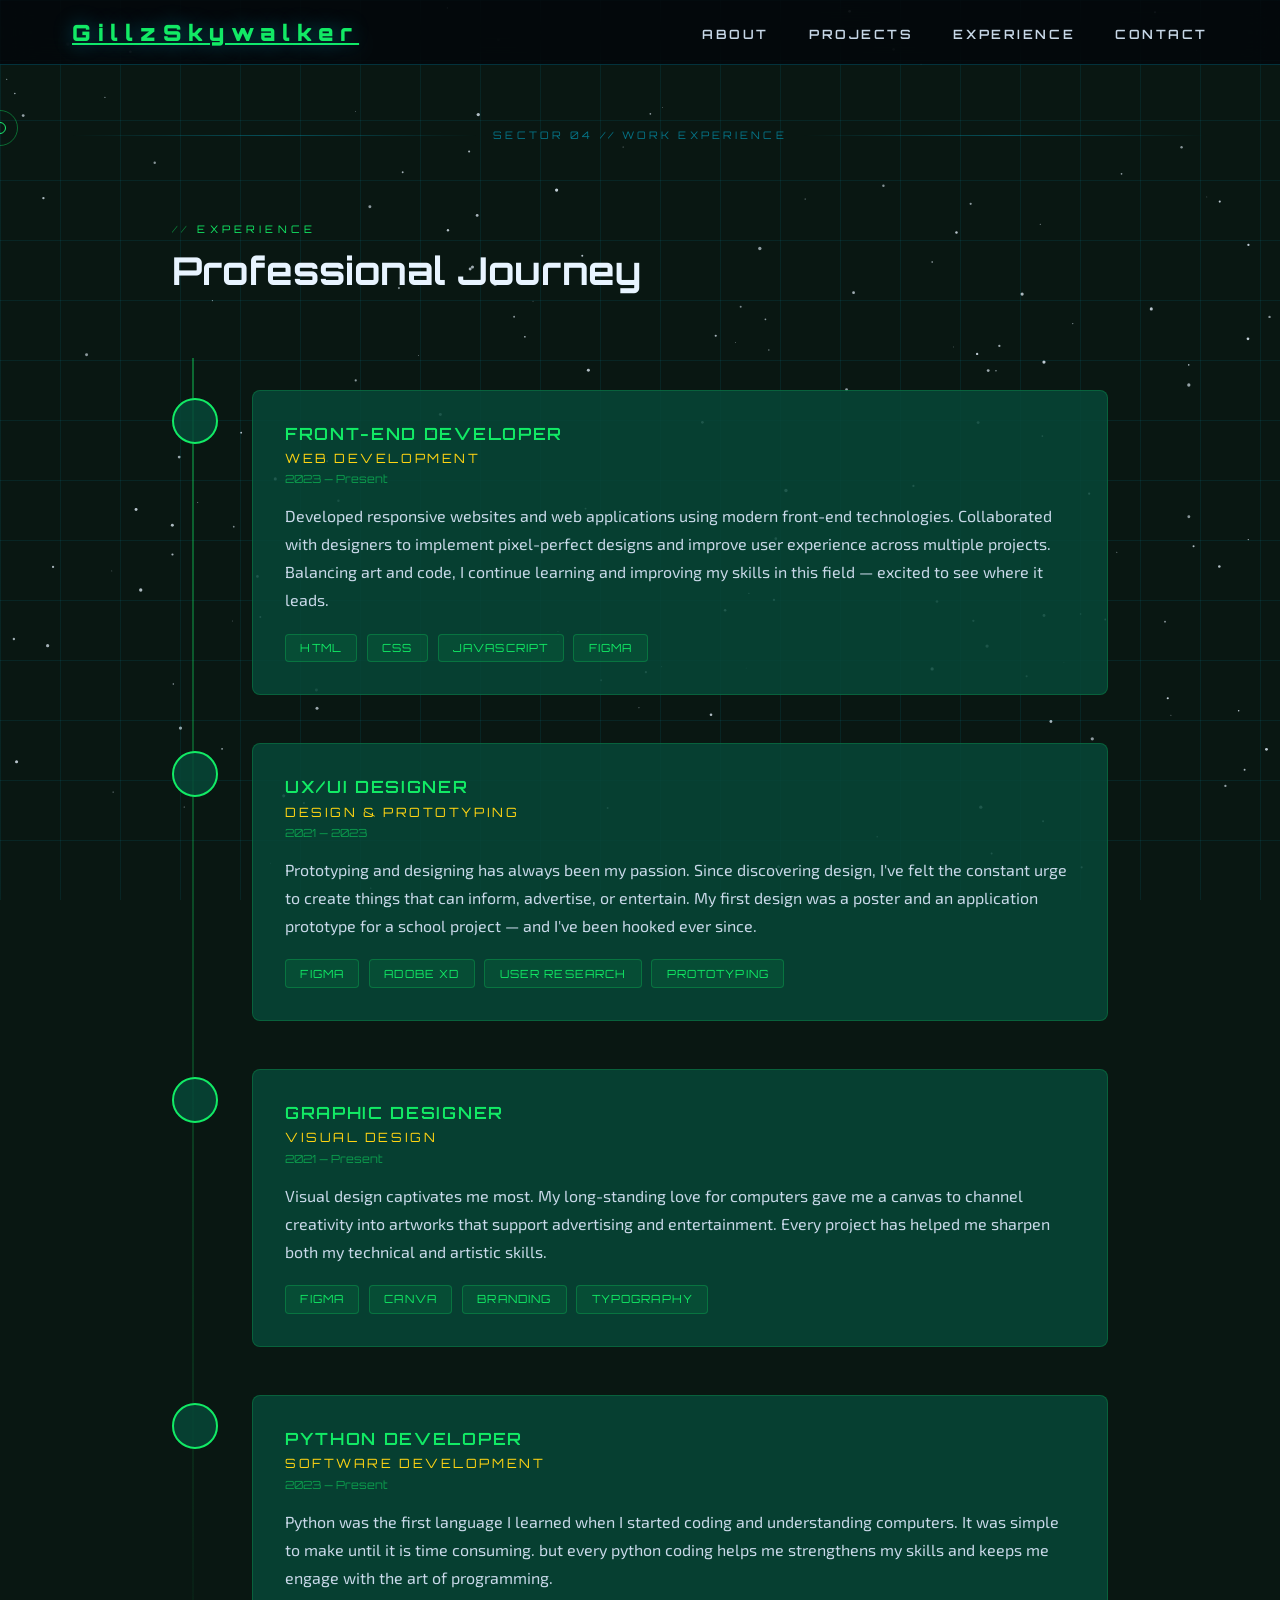
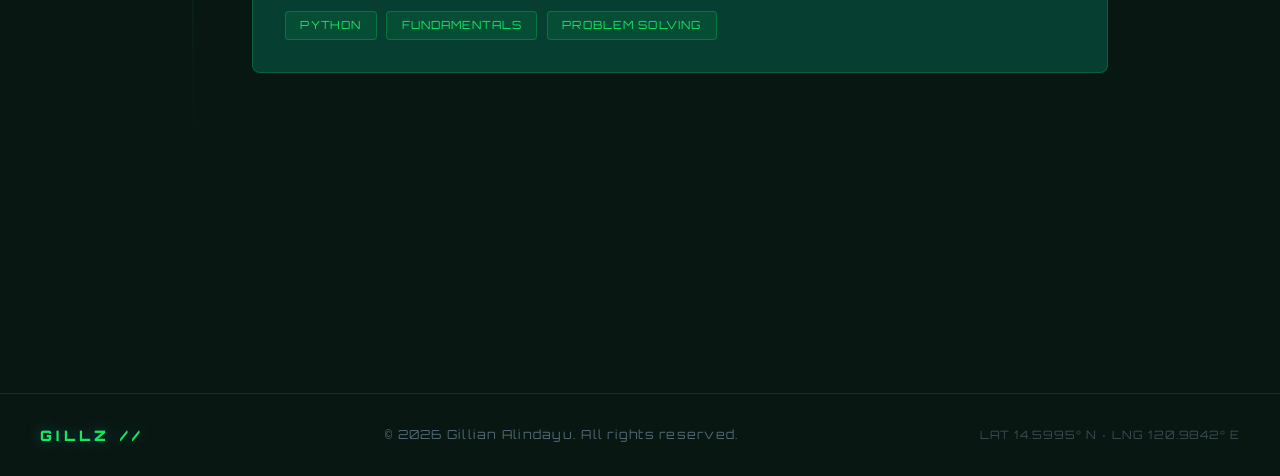
<file: experience.html>
<!DOCTYPE html>
<html lang="en">
<head>
  <meta charset="UTF-8">
  <meta name="viewport" content="width=device-width, initial-scale=1.0">
  <title>Experience - GILLZ</title>
  <link href="https://fonts.googleapis.com/css2?family=Orbitron:wght@400;600;700;900&family=Exo+2:ital,wght@0,300;0,400;0,600;1,300&display=swap" rel="stylesheet">
  <link rel="stylesheet" href="https://cdnjs.cloudflare.com/ajax/libs/font-awesome/6.4.0/css/all.min.css">
  <style>
    :root {
      --void: #091712;
      --deep: #0f1830;
      --nebula-blue: #132440;
      --star-white: #e8f4ff;
      --cyan: #12ea65;
      --cyan-dim: rgba(0,212,255,0.15);
      --cyan-glow: rgba(0,212,255,0.4);
      --magenta: #ffd413;
      --gold: #ffd166;
      --text-body: #c8d8e8;
      --grid-line: rgba(0,212,255,0.08);
      --card-bg: rgba(7, 71, 56, 0.85);
    }

    * { margin: 0; padding: 0; box-sizing: border-box; }
    html { scroll-behavior: smooth; }

    body {
      font-family: 'Exo 2', sans-serif;
      background-color: var(--void);
      color: var(--star-white);
      overflow-x: hidden;
      cursor: none;
      font-size: 16px; /* base medium size */
    }

    /* ── STARFIELD & GRID ── */
    #starfield {
      position: fixed; top: 0; left: 0;
      width: 100%; height: 100%;
      z-index: 0; pointer-events: none;
    }

    body::before {
      content: '';
      position: fixed; inset: 0;
      background-image:
        linear-gradient(var(--grid-line) 1px, transparent 1px),
        linear-gradient(90deg, var(--grid-line) 1px, transparent 1px);
      background-size: 60px 60px;
      z-index: 1; pointer-events: none;
    }

    /* ── CURSOR ── */
    .cursor {
      width: 12px; height: 12px;
      border: 1.5px solid var(--cyan);
      border-radius: 50%;
      position: fixed; pointer-events: none;
      transform: translate(-50%, -50%);
      transition: transform 0.1s, width 0.2s, height 0.2s;
      z-index: 10000; mix-blend-mode: screen;
    }
    .cursor-ring {
      width: 36px; height: 36px;
      border: 1px solid rgba(18,234,101,0.4);
      border-radius: 50%;
      position: fixed; pointer-events: none;
      transform: translate(-50%, -50%);
      transition: transform 0.12s ease-out;
      z-index: 9999;
    }

    /* ── NAV ── */
    header {
      position: fixed; top: 0; width: 100%;
      z-index: 1000;
      backdrop-filter: blur(16px);
      background: rgba(2,4,9,0.7);
      border-bottom: 1px solid rgba(0,212,255,0.2);
    }

    .navbar {
      max-width: 1200px; margin: 0 auto;
      display: flex; align-items: center;
      justify-content: space-between;
      padding: 0 2rem; height: 64px;
    }

    .brand {
      font-family: 'Orbitron', monospace;
      font-size: 1.4rem; font-weight: 900;
      letter-spacing: 0.3em; color: var(--cyan);
      text-shadow: 0 0 20px var(--cyan-glow);
    }

    .nav-links { display: flex; list-style: none; gap: 2.5rem; }
    .nav-links a {
      font-family: 'Orbitron', monospace;
      font-size: 0.8rem; font-weight: 600;
      letter-spacing: 0.2em; text-transform: uppercase;
      color: var(--text-body); text-decoration: none;
      transition: color 0.3s;
    }
    .nav-links a:hover { color: var(--cyan); }

    .nav-toggle {
      display: none;
      background: none; border: 1px solid var(--cyan);
      color: var(--cyan); padding: 0.3rem 0.6rem;
      font-size: 1.1rem; cursor: pointer;
      font-family: 'Orbitron', monospace;
    }

    /* ── SECTION DIVIDER ── */
    .section-divider {
      display: flex; align-items: center; gap: 1rem;
      max-width: 1200px; margin: 8rem auto 0;
      padding: 0 2rem;
      position: relative; z-index: 2;
    }
    .section-divider::before,
    .section-divider::after {
      content: ''; flex: 1; height: 1px;
      background: linear-gradient(90deg, transparent, rgba(0,212,255,0.3), transparent);
    }
    .section-divider span {
      font-family: 'Orbitron', monospace;
      font-size: 0.65rem; letter-spacing: 0.3em;
      color: rgba(0,212,255,0.5); text-transform: uppercase;
      white-space: nowrap;
    }

    /* ── EXPERIENCE SECTION ── */
    .experience-section {
      padding: 5rem 2rem 7rem;
      max-width: 1000px; margin: 0 auto;
      position: relative; z-index: 2;
    }

    .section-header { margin-bottom: 4rem; }

    .section-header .label {
      font-family: 'Orbitron', monospace;
      font-size: 0.65rem; letter-spacing: 0.4em;
      color: var(--cyan); text-transform: uppercase;
      margin-bottom: 0.6rem;
      display: block;
    }
    .section-header .label::before { content: '// '; opacity: 0.5; }

    .section-header .big-title {
      font-family: 'Orbitron', monospace;
      font-size: clamp(1.8rem, 3vw, 2.6rem);
      font-weight: 700; color: var(--star-white);
    }

    /* ── TIMELINE ── */
    .timeline { position: relative; padding: 2rem 0; }
    .timeline::before {
      content: '';
      position: absolute; left: 20px;
      top: 0; bottom: 0; width: 2px;
      background: linear-gradient(180deg, rgba(18,234,101,0.4), transparent);
    }

    .experience-item {
      position: relative;
      margin-bottom: 3rem;
      padding-left: 80px;
    }

    /* Timeline dot */
    .experience-item::before {
      content: '';
      position: absolute; left: 0; top: 8px;
      width: 42px; height: 42px;
      background: var(--card-bg);
      border: 2px solid var(--cyan);
      border-radius: 50%;
    }

    /* ── CARD ── */
    .experience-card {
      background: var(--card-bg);
      border: 1px solid rgba(18,234,101,0.2);
      border-radius: 8px; padding: 2rem;
      transition: all 0.3s cubic-bezier(0.34, 1.56, 0.64, 1);
    }
    .experience-card:hover {
      border-color: rgba(18,234,101,0.4);
      transform: translateX(8px);
      box-shadow: 0 8px 32px rgba(18,234,101,0.1);
    }

    .experience-card h3 {
      font-family: 'Orbitron', monospace;
      font-size: 1.05rem; font-weight: 600;
      color: var(--cyan); margin-bottom: 0.4rem;
      text-transform: uppercase; letter-spacing: 0.1em;
    }

    .experience-card .role {
      font-family: 'Orbitron', monospace;
      font-size: 0.8rem; letter-spacing: 0.2em;
      color: var(--magenta); text-transform: uppercase;
      margin-bottom: 0.4rem;
    }

    .experience-card .duration {
      font-family: 'Orbitron', monospace;
      font-size: 0.7rem;
      color: rgba(18,234,101,0.55);
      margin-bottom: 1rem;
    }

    .experience-card p {
      color: var(--text-body);
      font-size: 1rem;       /* medium body text */
      line-height: 1.75;
      margin-bottom: 1.2rem;
    }

    /* ── SKILLS LIST ── */
    .skills-list {
      display: flex; flex-wrap: wrap; gap: 0.6rem;
      margin-top: 0.5rem;
    }

    .skill-tag {
      font-family: 'Orbitron', monospace;
      font-size: 0.7rem; letter-spacing: 0.1em;
      padding: 0.4rem 0.9rem;
      background: rgba(18,234,101,0.08);
      border: 1px solid rgba(18,234,101,0.25);
      color: var(--cyan); text-transform: uppercase;
      border-radius: 4px; transition: all 0.3s;
    }
    .skill-tag:hover {
      background: rgba(18,234,101,0.15);
      border-color: rgba(18,234,101,0.5);
    }

    /* ── FOOTER ── */
    footer {
      position: relative; z-index: 2;
      border-top: 1px solid rgba(0,212,255,0.15);
      padding: 2rem; text-align: center;
      margin-top: 8rem;
    }
    .footer-inner {
      max-width: 1200px; margin: 0 auto;
      display: flex; justify-content: space-between;
      align-items: center; flex-wrap: wrap; gap: 1rem;
    }
    .footer-brand {
      font-family: 'Orbitron', monospace;
      font-size: 0.9rem; font-weight: 900;
      letter-spacing: 0.3em; color: var(--cyan);
      text-shadow: 0 0 15px var(--cyan-glow);
    }
    .footer-copy {
      font-size: 0.78rem;
      color: rgba(168,200,232,0.45);
      font-family: 'Orbitron', monospace;
      letter-spacing: 0.1em;
    }
    .footer-coords {
      font-size: 0.72rem;
      color: rgba(168,200,232,0.3);
      font-family: 'Orbitron', monospace;
      letter-spacing: 0.08em;
    }

    /* ── RESPONSIVE ── */
    @media (max-width: 768px) {
      .nav-toggle { display: block; }
      .nav-links {
        display: none; position: absolute;
        top: 64px; left: 0; right: 0;
        background: rgba(2,4,9,0.97);
        border-bottom: 1px solid rgba(0,212,255,0.15);
        flex-direction: column; align-items: center;
        gap: 0; padding: 1.5rem 0;
      }
      .nav-links.open { display: flex; }
      .nav-links li { width: 100%; text-align: center; padding: 0.8rem 0; }

      .experience-section { padding: 4rem 1.5rem; }
      .timeline::before { display: none; }
      .experience-item { padding-left: 0; margin-bottom: 2rem; }
      .experience-item::before { display: none; }
      .experience-card { padding: 1.5rem; }
      .footer-inner { flex-direction: column; text-align: center; }
    }
    @media (max-width: 480px) {
      .section-header .big-title { font-size: 2rem; }
      .experience-card h3 { font-size: 0.95rem; }
      .skill-tag { font-size: 0.65rem; padding: 0.3rem 0.7rem; }
    }
  </style>
</head>
<body>

  <div class="cursor" id="cursor"></div>
  <div class="cursor-ring" id="cursorRing"></div>

  <canvas id="starfield"></canvas>

  <!-- NAV -->
  <header>
    <nav class="navbar">
      <a href="index.html" class="brand">GillzSkywalker</a>
      <button class="nav-toggle" id="navToggle">&#9776;</button>
      <ul class="nav-links" id="navLinks">
        <li><a href="index.html#about">About</a></li>
        <li><a href="index.html#projects">Projects</a></li>
        <li><a href="experience.html">Experience</a></li>
        <li><a href="index.html#contact">Contact</a></li>
      </ul>
    </nav>
  </header>

  <!-- DIVIDER -->
  <div class="section-divider"><span>Sector 04 // Work Experience</span></div>

  <!-- EXPERIENCE -->
  <section class="experience-section">
    <div class="section-header">
      <span class="label">Experience</span>
      <p class="big-title">Professional Journey</p>
    </div>

    <div class="timeline">

      <!-- 1. Front-End Developer -->
      <div class="experience-item">
        <div class="experience-card">
          <h3>Front-End Developer</h3>
          <div class="role">Web Development</div>
          <div class="duration">2023 — Present</div>
          <p>
            Developed responsive websites and web applications using modern front-end technologies.
            Collaborated with designers to implement pixel-perfect designs and improve user experience
            across multiple projects. Balancing art and code, I continue learning and improving my
            skills in this field — excited to see where it leads.
          </p>
          <div class="skills-list">
            <span class="skill-tag">HTML</span>
            <span class="skill-tag">CSS</span>
            <span class="skill-tag">JavaScript</span>
            <span class="skill-tag">Figma</span>
          </div>
        </div>
      </div>

      <!-- 2. UX/UI Designer -->
      <div class="experience-item">
        <div class="experience-card">
          <h3>UX/UI Designer</h3>
          <div class="role">Design & Prototyping</div>
          <div class="duration">2021 — 2023</div>
          <p>
            Prototyping and designing has always been my passion. Since discovering design, I've
            felt the constant urge to create things that can inform, advertise, or entertain.
            My first design was a poster and an application prototype for a school project — and
            I've been hooked ever since.
          </p>
          <div class="skills-list">
            <span class="skill-tag">Figma</span>
            <span class="skill-tag">Adobe XD</span>
            <span class="skill-tag">User Research</span>
            <span class="skill-tag">Prototyping</span>
          </div>
        </div>
      </div>

      <!-- 3. Graphic Designer -->
      <div class="experience-item">
        <div class="experience-card">
          <h3>Graphic Designer</h3>
          <div class="role">Visual Design</div>
          <div class="duration">2021 — Present</div>
          <p>
            Visual design captivates me most. My long-standing love for computers gave me a canvas
            to channel creativity into artworks that support advertising and entertainment.
            Every project has helped me sharpen both my technical and artistic skills.
          </p>
          <div class="skills-list">
            <span class="skill-tag">Figma</span>
            <span class="skill-tag">Canva</span>
            <span class="skill-tag">Branding</span>
            <span class="skill-tag">Typography</span>
          </div>
        </div>
      </div>

      <!-- 4. Python Developer -->
      <div class="experience-item">
        <div class="experience-card">
          <h3>Python Developer</h3>
          <div class="role">Software Development</div>
          <div class="duration">2023 — Present</div>
          <p>
           Python was the first language I learned when I started coding and understanding computers. It was simple to make until it is time consuming. but every python coding helps me strengthens my skills and keeps me engage with the art of programming. 
          </p>
          <div class="skills-list">
            <span class="skill-tag">Python</span>
            <span class="skill-tag">Fundamentals</span>
            <span class="skill-tag">Problem Solving</span>
          </div>
        </div>
      </div>

    </div>
  </section>

  <!-- FOOTER -->
  <footer>
    <div class="footer-inner">
      <div class="footer-brand">GILLZ //</div>
      <div class="footer-copy">&copy; 2026 Gillian Alindayu. All rights reserved.</div>
      <div class="footer-coords">LAT 14.5995° N · LNG 120.9842° E</div>
    </div>
  </footer>

  <script>
    // ── CURSOR ──
    const cursor = document.getElementById('cursor');
    const ring   = document.getElementById('cursorRing');
    document.addEventListener('mousemove', e => {
      cursor.style.left = e.clientX + 'px';
      cursor.style.top  = e.clientY + 'px';
      setTimeout(() => {
        ring.style.left = e.clientX + 'px';
        ring.style.top  = e.clientY + 'px';
      }, 80);
    });

  // ── NAV TOGGLE ──
  const navToggle = document.getElementById('navToggle');
  const navLinks = document.getElementById('navLinks');
  if(navToggle && navLinks) {
    navToggle.addEventListener('click', () => navLinks.classList.toggle('open'));
  }

    // ── STARFIELD ──
    const canvas = document.getElementById('starfield');
    const ctx    = canvas.getContext('2d');
    let stars    = [];

    function resize() {
      canvas.width  = window.innerWidth;
      canvas.height = window.innerHeight;
    }

    function initStars() {
      stars = Array.from({ length: 160 }, () => ({
        x: Math.random() * canvas.width,
        y: Math.random() * canvas.height,
        r: Math.random() * 1.4 + 0.3,
        a: Math.random(),
        speed: Math.random() * 0.003 + 0.001
      }));
    }

    function drawStars() {
      ctx.clearRect(0, 0, canvas.width, canvas.height);
      stars.forEach(s => {
        s.a += s.speed;
        const alpha = (Math.sin(s.a) + 1) / 2 * 0.8 + 0.1;
        ctx.beginPath();
        ctx.arc(s.x, s.y, s.r, 0, Math.PI * 2);
        ctx.fillStyle = `rgba(232, 244, 255, ${alpha})`;
        ctx.fill();
      });
      requestAnimationFrame(drawStars);
    }

    resize();
    initStars();
    drawStars();
    window.addEventListener('resize', () => { resize(); initStars(); });
  </script>
</body>
</html>
</file>
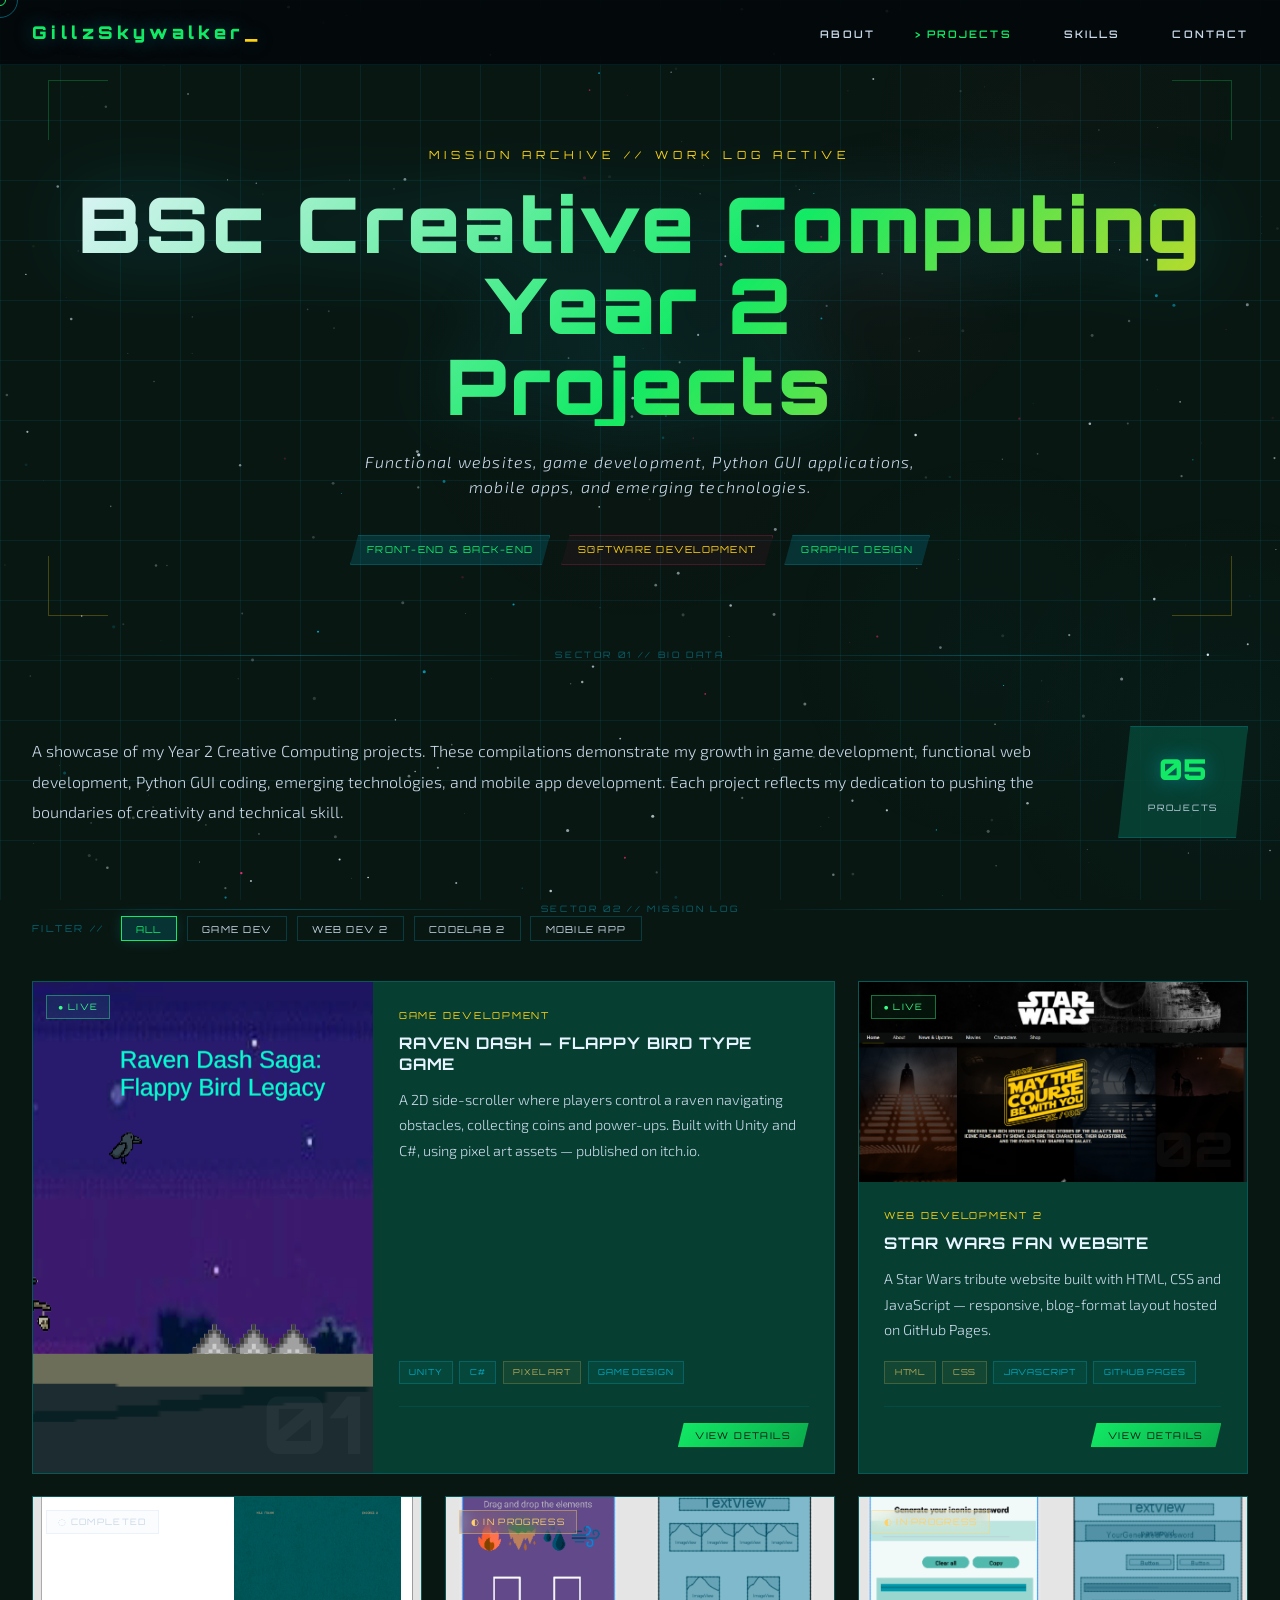
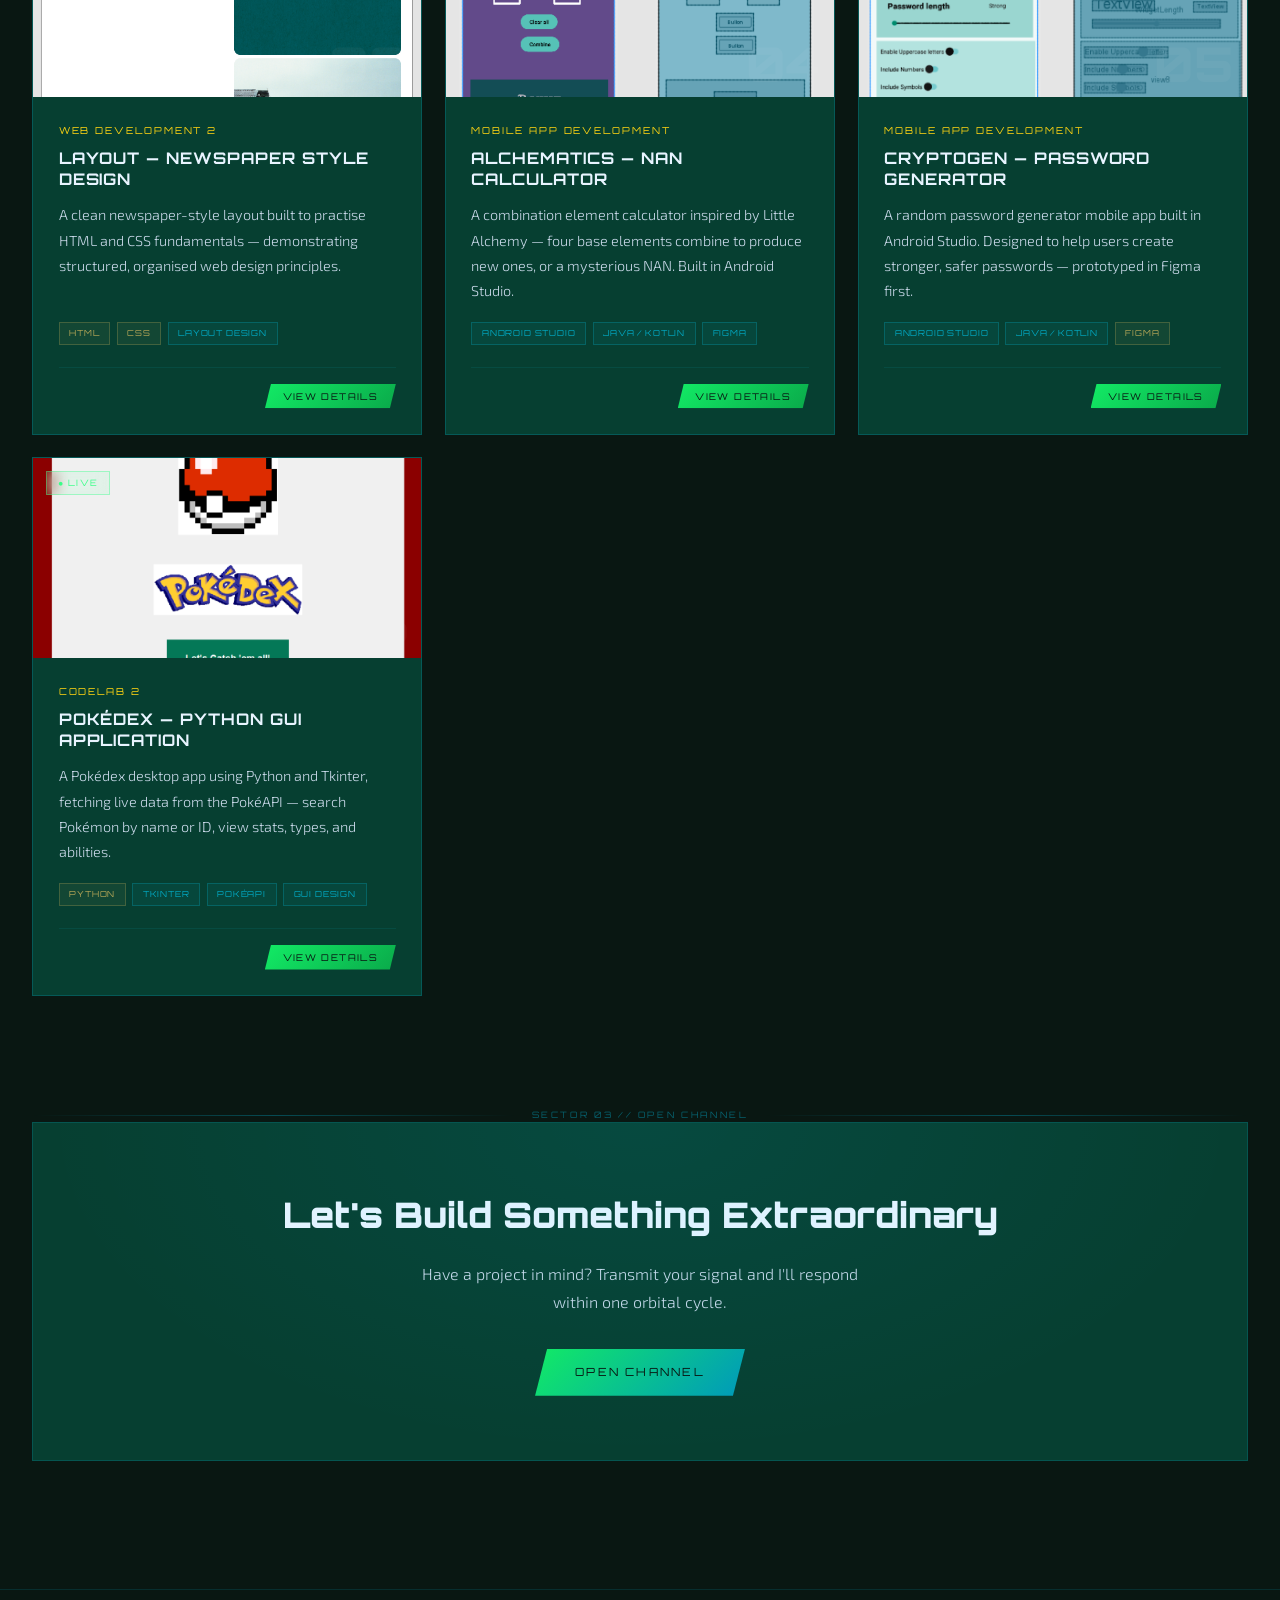
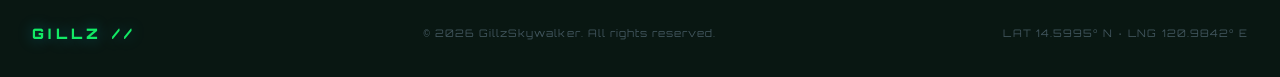
<file: project2.html>
<!DOCTYPE html>
<html lang="en">
<head>
  <meta charset="UTF-8">
  <meta name="viewport" content="width=device-width, initial-scale=1.0">
  <title>Year 2 Projects</title>
  <link href="https://fonts.googleapis.com/css2?family=Orbitron:wght@400;600;700;900&family=Exo+2:ital,wght@0,300;0,400;0,600;1,300&display=swap" rel="stylesheet">
  <style>
    :root {
      --void: #091712;
      --deep: #0f1830;
      --star-white: #e8f4ff;
      --cyan: #12ea65;
      --cyan-dim: rgba(0,212,255,0.15);
      --cyan-glow: rgba(0,212,255,0.4);
      --magenta: #ffd413;
      --mag-dim: rgba(255,45,118,0.058);
      --gold: #ffd166;
      --text-body: #c8d8e8;
      --grid-line: rgba(0,212,255,0.08);
      --card-bg: rgba(7,71,56,0.85);
    }
    *, *::before, *::after { margin:0; padding:0; box-sizing:border-box; }
    html { scroll-behavior:smooth; }

    body {
      font-family:'Exo 2', sans-serif;
      font-size:16px; line-height:1.6;
      background:var(--void);
      color:var(--star-white);
      overflow-x:hidden;
      cursor:none;
      min-height:100vh;
    }

    /* ── CURSOR ── */
    .cursor {
      width:12px; height:12px;
      border:1.5px solid var(--cyan); border-radius:50%;
      position:fixed; pointer-events:none;
      transform:translate(-50%,-50%);
      transition:width .2s,height .2s,background .2s;
      z-index:10000; mix-blend-mode:screen;
    }
    .cursor-ring {
      width:36px; height:36px;
      border:1px solid rgba(0,212,255,.4); border-radius:50%;
      position:fixed; pointer-events:none;
      transform:translate(-50%,-50%);
      transition:width .3s,height .3s;
      z-index:9999;
    }

    /* ── STARFIELD ── */
    #starfield { position:fixed; inset:0; width:100%; height:100%; z-index:0; pointer-events:none; }

    /* ── GRID ── */
    body::before {
      content:''; position:fixed; inset:0;
      background-image:
        linear-gradient(var(--grid-line) 1px,transparent 1px),
        linear-gradient(90deg,var(--grid-line) 1px,transparent 1px);
      background-size:60px 60px;
      z-index:1; pointer-events:none;
    }

    /* ── NAV ── */
    header {
      position:fixed; top:0; width:100%; z-index:1000;
      backdrop-filter:blur(18px);
      background:rgba(2,4,9,.75);
      border-bottom:1px solid rgba(0,212,255,.1);
    }
    .navbar {
      max-width:1300px; margin:0 auto;
      display:flex; align-items:center; justify-content:space-between;
      padding:0 2rem; height:64px;
    }
    .brand {
      font-family:'Orbitron', monospace;
      font-size:1.1rem; font-weight:900; letter-spacing:.25em;
      color:var(--cyan); text-shadow:0 0 20px var(--cyan-glow);
      text-decoration:none;
    }
    .brand::after { content:'_'; animation:blink 1s step-end infinite; color:var(--magenta); }
    @keyframes blink { 50%{opacity:0} }

    .nav-links { display:flex; list-style:none; gap:2.5rem; }
    .nav-links a {
      font-family:'Orbitron', monospace;
      font-size:.65rem; font-weight:600; letter-spacing:.2em; text-transform:uppercase;
      color:var(--text-body); text-decoration:none; transition:color .3s;
    }
    .nav-links a::before { content:'> '; color:var(--cyan); opacity:0; transition:opacity .2s; }
    .nav-links a:hover, .nav-links a.active { color:var(--cyan); }
    .nav-links a:hover::before, .nav-links a.active::before { opacity:1; }

    .nav-toggle {
      display:none;
      background:none; border:1px solid var(--cyan);
      color:var(--cyan); padding:.3rem .6rem;
      font-size:1.1rem; cursor:none;
      font-family:'Orbitron', monospace;
    }

    section, .section-wrap { position:relative; z-index:2; }

    /* ── HERO ── */
    .hero-section {
      min-height:72vh;
      display:flex; flex-direction:column;
      align-items:center; justify-content:center;
      text-align:center;
      padding:8rem 2rem 4rem; overflow:hidden;
    }
    .hero-eyebrow {
      font-family:'Orbitron', monospace;
      font-size:.7rem; letter-spacing:.45em; text-transform:uppercase;
      color:var(--magenta); margin-bottom:1.2rem;
      opacity:0; animation:fadeUp .8s .2s forwards;
    }
    .hero-title {
      font-family:'Orbitron', monospace;
      font-size:clamp(2.4rem,6vw,5.5rem);
      font-weight:900; letter-spacing:.04em; line-height:1.05;
      background:linear-gradient(135deg,var(--star-white) 0%,var(--cyan) 55%,var(--magenta) 100%);
      -webkit-background-clip:text; -webkit-text-fill-color:transparent; background-clip:text;
      filter:drop-shadow(0 0 40px rgba(0,212,255,.22));
      opacity:0; animation:fadeUp .9s .4s forwards;
    }
    .hero-sub {
      margin-top:1.4rem;
      font-size:1rem; font-weight:300; font-style:italic;
      color:var(--text-body); letter-spacing:.07em; max-width:580px;
      opacity:0; animation:fadeUp .9s .6s forwards;
    }
    .hero-tags {
      display:flex; gap:.7rem; flex-wrap:wrap;
      justify-content:center; margin-top:2.2rem;
      opacity:0; animation:fadeUp .9s .8s forwards;
    }
    .tag {
      font-family:'Orbitron', monospace;
      font-size:.6rem; letter-spacing:.13em; text-transform:uppercase;
      padding:.38rem 1rem;
      border:1px solid rgba(0,212,255,.28);
      color:var(--cyan); background:var(--cyan-dim);
      clip-path:polygon(8px 0%,100% 0%,calc(100% - 8px) 100%,0% 100%);
    }
    .tag.mag { border-color:rgba(255,45,120,.28); color:var(--magenta); background:var(--mag-dim); }

    .hero-bracket { position:absolute; width:60px; height:60px; opacity:.25; pointer-events:none; }
    .hero-bracket-tl { top:5rem; left:3rem; border-top:1px solid var(--cyan); border-left:1px solid var(--cyan); }
    .hero-bracket-tr { top:5rem; right:3rem; border-top:1px solid var(--cyan); border-right:1px solid var(--cyan); }
    .hero-bracket-bl { bottom:2rem; left:3rem; border-bottom:1px solid var(--magenta); border-left:1px solid var(--magenta); }
    .hero-bracket-br { bottom:2rem; right:3rem; border-bottom:1px solid var(--magenta); border-right:1px solid var(--magenta); }

    @keyframes fadeUp { from{opacity:0;transform:translateY(28px)} to{opacity:1;transform:translateY(0)} }

    /* ── DIVIDER ── */
    .section-divider {
      display:flex; align-items:center; gap:1rem;
      max-width:1300px; margin:0 auto;
      padding:0 2rem; position:relative; z-index:2;
    }
    .section-divider::before, .section-divider::after {
      content:''; flex:1; height:1px;
      background:linear-gradient(90deg,transparent,rgba(0,212,255,.28),transparent);
    }
    .section-divider span {
      font-family:'Orbitron', monospace;
      font-size:.55rem; letter-spacing:.3em; text-transform:uppercase;
      color:rgba(0,212,255,.4); white-space:nowrap;
    }

    /* ── ABOUT STRIP ── */
    .about-strip {
      max-width:1300px; margin:0 auto;
      padding:4rem 2rem;
      display:flex; gap:3rem; align-items:center; flex-wrap:wrap;
    }
    .about-strip p {
      flex:1; min-width:280px;
      font-size:1rem; line-height:1.9; color:var(--text-body); font-weight:300;
    }
    .stat-row { display:flex; gap:2rem; flex-wrap:wrap; }
    .stat-box {
      background:var(--card-bg);
      padding:1.2rem 1.8rem; text-align:center;
      clip-path:polygon(12px 0%,100% 0%,calc(100% - 12px) 100%,0% 100%);
      border:1px solid rgba(0,212,255,.18);
    }
    .stat-num {
      font-family:'Orbitron', monospace;
      font-size:1.8rem; font-weight:900; color:var(--cyan);
      text-shadow:0 0 20px var(--cyan-glow); display:block;
    }
    .stat-label {
      font-family:'Orbitron', monospace;
      font-size:.55rem; letter-spacing:.2em; text-transform:uppercase;
      color:var(--text-body); margin-top:.2rem;
    }

    /* ── FILTER ── */
    .filter-wrap {
      max-width:1300px; margin:0 auto;
      padding:0 2rem 2.5rem;
      display:flex; gap:.6rem; flex-wrap:wrap; align-items:center;
      position:relative; z-index:2;
    }
    .filter-label {
      font-family:'Orbitron', monospace;
      font-size:.6rem; letter-spacing:.25em; text-transform:uppercase;
      color:rgba(0,212,255,.4); margin-right:.4rem;
    }
    .filter-btn {
      font-family:'Orbitron', monospace;
      font-size:.6rem; letter-spacing:.13em; text-transform:uppercase;
      padding:.35rem .9rem;
      border:1px solid rgba(0,212,255,.2);
      color:var(--text-body); background:transparent;
      cursor:none; transition:all .25s;
    }
    .filter-btn:hover, .filter-btn.active {
      border-color:var(--cyan); color:var(--cyan); background:var(--cyan-dim);
      box-shadow:0 0 14px rgba(0,212,255,.15);
    }

    /* ── PROJECT GRID ── */
    .projects-wrap { max-width:1300px; margin:0 auto; padding:0 2rem 7rem; position:relative; z-index:2; }
    .project-grid {
      display:grid;
      grid-template-columns:repeat(auto-fill,minmax(340px,1fr));
      gap:1.4rem;
    }

    /* ── PROJECT CARD ── */
    .project-card {
      background:var(--card-bg);
      border:1px solid rgba(0,212,255,.18);
      position:relative; overflow:hidden;
      display:flex; flex-direction:column;
      transition:border-color .35s,transform .35s,box-shadow .35s;
      cursor:none;
    }
    .project-card::before {
      content:''; position:absolute; top:0; left:0;
      width:100%; height:2px;
      background:linear-gradient(90deg,var(--cyan),var(--magenta));
      opacity:0; transition:opacity .35s;
    }
    .project-card:hover { border-color:rgba(0,212,255,.35); transform:translateY(-5px); box-shadow:0 20px 60px rgba(0,0,0,.4),0 0 40px rgba(0,212,255,.07); }
    .project-card:hover::before { opacity:1; }

    .card-visual {
      width:100%; height:200px;
      position:relative; overflow:hidden;
      background:var(--deep);
      display:flex; align-items:center; justify-content:center;
    }
    .project-card.featured .card-visual { height:auto; }

    .card-visual-bg { position:absolute; inset:0; opacity:.5; transition:opacity .4s,transform .4s; }
    .project-card:hover .card-visual-bg { opacity:.8; transform:scale(1.04); }

    .vis-1 .card-visual-bg { background:radial-gradient(ellipse at 30% 60%,rgba(0,212,255,.25) 0%,transparent 65%),radial-gradient(ellipse at 80% 20%,rgba(255,45,120,.15) 0%,transparent 60%); }
    .vis-2 .card-visual-bg { background:radial-gradient(ellipse at 70% 50%,rgba(255,209,102,.2) 0%,transparent 60%),radial-gradient(ellipse at 20% 80%,rgba(0,212,255,.12) 0%,transparent 55%); }
    .vis-3 .card-visual-bg { background:radial-gradient(ellipse at 50% 30%,rgba(255,45,120,.25) 0%,transparent 60%),radial-gradient(ellipse at 80% 80%,rgba(0,212,255,.1) 0%,transparent 55%); }
    .vis-4 .card-visual-bg { background:radial-gradient(ellipse at 20% 40%,rgba(0,212,255,.2) 0%,transparent 60%),radial-gradient(ellipse at 80% 70%,rgba(255,209,102,.15) 0%,transparent 55%); }

    .card-visual img {
      width:100%; height:100%; object-fit:cover;
      transition:transform .4s; position:relative; z-index:1;
    }
    .project-card:hover .card-visual img { transform:scale(1.04); }

    .card-visual-num {
      position:absolute; bottom:.6rem; right:.8rem;
      font-family:'Orbitron', monospace;
      font-size:3rem; font-weight:900;
      color:rgba(255,255,255,.04); line-height:1; pointer-events:none; z-index:2;
    }
    .project-card.featured .card-visual-num { font-size:5rem; }

    .card-status {
      position:absolute; top:.8rem; left:.8rem; z-index:3;
      font-family:'Orbitron', monospace;
      font-size:.55rem; letter-spacing:.15em; text-transform:uppercase;
      padding:.25rem .7rem; border:1px solid; backdrop-filter:blur(8px);
    }
    .status-live   { color:#39ff88; border-color:rgba(57,255,136,.4); background:rgba(57,255,136,.08); }
    .status-wip    { color:var(--gold); border-color:rgba(255,209,102,.4); background:rgba(255,209,102,.08); }
    .status-concept{ color:var(--text-body); border-color:rgba(168,200,232,.2); background:rgba(168,200,232,.05); }

    .card-body { padding:1.6rem; flex:1; display:flex; flex-direction:column; }

    .card-category {
      font-family:'Orbitron', monospace;
      font-size:.6rem; letter-spacing:.2em; text-transform:uppercase;
      color:var(--magenta); margin-bottom:.6rem;
    }
    .card-title {
      font-family:'Orbitron', monospace;
      font-size:1rem; font-weight:700; letter-spacing:.06em; text-transform:uppercase;
      color:var(--star-white); margin-bottom:.8rem; line-height:1.3;
    }
    .card-desc {
      font-size:.9rem; color:var(--text-body);
      line-height:1.75; font-weight:300; flex:1;
    }
    .card-tech { display:flex; gap:.4rem; flex-wrap:wrap; margin-top:1.2rem; }
    .tech-chip {
      font-family:'Orbitron', monospace;
      font-size:.52rem; letter-spacing:.1em; text-transform:uppercase;
      padding:.22rem .6rem;
      border:1px solid rgba(0,212,255,.2);
      color:rgba(0,212,255,.7); background:rgba(0,212,255,.05);
    }
    .tech-chip.gold { border-color:rgba(255,209,102,.2); color:rgba(255,209,102,.7); background:rgba(255,209,102,.05); }

    .card-footer {
      display:flex; align-items:center; justify-content:flex-end;
      margin-top:1.4rem; padding-top:1rem;
      border-top:1px solid rgba(0,212,255,.08);
    }

    /* ── VIEW DETAILS BUTTON ── */
    .btn-view-details {
      font-family:'Orbitron', monospace;
      font-size:.58rem; letter-spacing:.15em; text-transform:uppercase;
      color:var(--void);
      background:linear-gradient(135deg,var(--cyan),#0aaa4a);
      padding:.42rem 1.1rem;
      border:none; cursor:none;
      clip-path:polygon(6px 0%,100% 0%,calc(100% - 6px) 100%,0% 100%);
      transition:filter .2s,transform .2s;
      box-shadow:0 0 18px rgba(18,234,101,.25);
    }
    .btn-view-details:hover { filter:brightness(1.2); transform:translateY(-1px); box-shadow:0 0 28px rgba(18,234,101,.4); }

    /* ── FEATURED CARD ── */
    .project-card.featured { grid-column:span 2; flex-direction:row; }
    .project-card.featured .card-visual { width:340px; min-width:280px; height:auto; flex-shrink:0; }

    /* ── CTA ── */
    .cta-section { max-width:1300px; margin:0 auto; padding:0 2rem 8rem; position:relative; z-index:2; text-align:center; }
    .cta-box {
      border:1px solid rgba(0,212,255,.15); padding:4rem 2rem;
      background:var(--card-bg); position:relative; overflow:hidden;
    }
    .cta-box::before {
      content:''; position:absolute; inset:0;
      background:radial-gradient(ellipse at 50% 0%,rgba(0,212,255,.07) 0%,transparent 70%);
      pointer-events:none;
    }
    .cta-box h2 {
      font-family:'Orbitron', monospace;
      font-size:clamp(1.4rem,3vw,2.2rem); font-weight:900;
      color:var(--star-white); margin-bottom:1rem;
    }
    .cta-box p { font-size:1rem; color:var(--text-body); font-weight:300; line-height:1.8; max-width:480px; margin:0 auto 2rem; }
    .btn-primary {
      font-family:'Orbitron', monospace;
      font-size:.7rem; letter-spacing:.2em; text-transform:uppercase;
      color:var(--void);
      background:linear-gradient(135deg,var(--cyan),#0099bb);
      padding:.9rem 2.5rem; display:inline-block;
      clip-path:polygon(12px 0%,100% 0%,calc(100% - 12px) 100%,0% 100%);
      transition:filter .3s,transform .3s;
      box-shadow:0 0 30px rgba(0,212,255,.28); text-decoration:none;
    }
    .btn-primary:hover { filter:brightness(1.2); transform:translateY(-2px); box-shadow:0 0 50px rgba(0,212,255,.45); }

    /* ── FOOTER ── */
    footer { position:relative; z-index:2; border-top:1px solid rgba(0,212,255,.12); padding:2rem; }
    .footer-inner { max-width:1300px; margin:0 auto; display:flex; justify-content:space-between; align-items:center; flex-wrap:wrap; gap:1rem; }
    .footer-brand { font-family:'Orbitron', monospace; font-size:.9rem; font-weight:900; letter-spacing:.3em; color:var(--cyan); text-shadow:0 0 15px var(--cyan-glow); }
    .footer-copy, .footer-coords { font-family:'Orbitron', monospace; letter-spacing:.1em; font-size:.65rem; color:rgba(168,200,232,.35); }

    /* ════════════════════════════════
       MODAL SYSTEM
    ════════════════════════════════ */
    .modal-backdrop {
      position:fixed; inset:0; z-index:5000;
      background:rgba(4,12,8,.85); backdrop-filter:blur(14px) saturate(0.6);
      display:flex; align-items:center; justify-content:center; padding:1.5rem;
      opacity:0; pointer-events:none; transition:opacity .35s ease;
    }
    .modal-backdrop.open { opacity:1; pointer-events:auto; }

    .modal {
      position:relative; max-width:800px; width:100%;
      max-height:90vh; overflow-y:auto;
      background:linear-gradient(145deg,rgba(7,40,28,.97) 0%,rgba(9,23,18,.99) 100%);
      border:1px solid rgba(18,234,101,.25);
      box-shadow:0 0 0 1px rgba(18,234,101,.06),0 30px 80px rgba(0,0,0,.7),0 0 60px rgba(18,234,101,.08),inset 0 1px 0 rgba(18,234,101,.12);
      transform:translateY(32px) scale(0.97);
      transition:transform .4s cubic-bezier(.16,1,.3,1),opacity .35s ease;
      opacity:0;
    }
    .modal-backdrop.open .modal { transform:translateY(0) scale(1); opacity:1; }
    .modal::-webkit-scrollbar { width:4px; }
    .modal::-webkit-scrollbar-track { background:transparent; }
    .modal::-webkit-scrollbar-thumb { background:rgba(18,234,101,.3); border-radius:2px; }

    .modal::before,.modal::after { content:''; position:absolute; width:24px; height:24px; pointer-events:none; z-index:1; }
    .modal::before { top:0; left:0; border-top:1px solid var(--cyan); border-left:1px solid var(--cyan); }
    .modal::after { bottom:0; right:0; border-bottom:1px solid var(--magenta); border-right:1px solid var(--magenta); }

    .modal-scanline {
      position:absolute; top:0; left:0; right:0; height:1px;
      background:linear-gradient(90deg,transparent,rgba(18,234,101,.5),transparent);
      animation:scanDown 3s ease-in-out infinite; pointer-events:none; z-index:2;
    }
    @keyframes scanDown { 0%{top:0;opacity:1} 80%{top:100%;opacity:.4} 100%{top:100%;opacity:0} }

    .modal-topbar {
      height:2px;
      background:linear-gradient(90deg,var(--cyan),var(--magenta),var(--cyan));
      background-size:200% 100%;
      animation:shimmer 3s linear infinite;
    }
    @keyframes shimmer { to{background-position:-200% 0} }

    .modal-hero { position:relative; height:220px; overflow:hidden; background:var(--deep); display:flex; align-items:center; justify-content:center; }
    .modal-hero img { width:100%; height:100%; object-fit:cover; opacity:.88; }
    .modal-hero-overlay { position:absolute; inset:0; background:linear-gradient(to bottom,transparent 40%,rgba(7,40,28,.95) 100%); }
    .modal-hero-num { position:absolute; bottom:.8rem; right:1rem; font-family:'Orbitron',monospace; font-size:5rem; font-weight:900; color:rgba(255,255,255,.04); line-height:1; pointer-events:none; }

    .modal-content { padding:2rem 2.4rem 2.4rem; }

    .modal-meta { display:flex; align-items:center; gap:1rem; margin-bottom:1.2rem; flex-wrap:wrap; }
    .modal-category { font-family:'Orbitron',monospace; font-size:.58rem; letter-spacing:.2em; text-transform:uppercase; color:var(--magenta); }
    .modal-divider-line { width:1px; height:14px; background:rgba(0,212,255,.2); }

    .modal-title {
      font-family:'Orbitron',monospace;
      font-size:clamp(1.1rem,3vw,1.7rem);
      font-weight:900; letter-spacing:.06em; text-transform:uppercase;
      color:var(--star-white); margin-bottom:1.4rem; line-height:1.2;
    }
    .modal-title span { color:var(--cyan); text-shadow:0 0 20px rgba(18,234,101,.4); }

    .modal-body-text { font-size:1rem; color:var(--text-body); line-height:1.85; font-weight:300; margin-bottom:1.8rem; }

    .modal-info-grid {
      display:grid; grid-template-columns:repeat(auto-fit,minmax(150px,1fr));
      gap:1px; background:rgba(18,234,101,.08);
      border:1px solid rgba(18,234,101,.1); margin-bottom:1.8rem;
    }
    .modal-info-cell { padding:.9rem 1.2rem; background:rgba(7,40,28,.6); }
    .modal-info-label { font-family:'Orbitron',monospace; font-size:.48rem; letter-spacing:.2em; text-transform:uppercase; color:rgba(0,212,255,.45); margin-bottom:.35rem; }
    .modal-info-val { font-family:'Orbitron',monospace; font-size:.75rem; letter-spacing:.05em; color:var(--star-white); font-weight:600; }

    .modal-tech-heading { font-family:'Orbitron',monospace; font-size:.55rem; letter-spacing:.25em; text-transform:uppercase; color:rgba(0,212,255,.45); margin-bottom:.8rem; }
    .modal-tech-list { display:flex; gap:.5rem; flex-wrap:wrap; margin-bottom:2rem; }

    .modal-close {
      position:absolute; top:1rem; right:1rem; z-index:10;
      width:34px; height:34px;
      background:rgba(9,23,18,.8); border:1px solid rgba(18,234,101,.25);
      color:var(--text-body); font-size:.9rem; cursor:none;
      display:flex; align-items:center; justify-content:center;
      transition:all .2s;
    }
    .modal-close:hover { border-color:rgba(255,45,120,.5); color:var(--magenta); background:rgba(255,45,120,.08); box-shadow:0 0 16px rgba(255,45,120,.2); }
    .modal-close-hint { position:absolute; bottom:-.3rem; right:0; font-family:'Orbitron',monospace; font-size:.38rem; letter-spacing:.1em; color:rgba(168,200,232,.25); white-space:nowrap; }

    /* ── RESPONSIVE ── */
    @media (max-width:900px) {
      .project-card.featured { grid-column:span 1; flex-direction:column; }
      .project-card.featured .card-visual { width:100%; height:200px; }
    }
    @media (max-width:768px) {
      .nav-toggle { display:block; }
      .nav-links { display:none; position:absolute; top:64px; left:0; right:0; background:rgba(2,4,9,.97); border-bottom:1px solid rgba(0,212,255,.1); flex-direction:column; align-items:center; gap:0; padding:1.5rem 0; }
      .nav-links.open { display:flex; }
      .nav-links li { width:100%; text-align:center; padding:.8rem 0; }
      .project-grid { grid-template-columns:1fr; }
      .footer-inner { flex-direction:column; text-align:center; }
      .hero-bracket { display:none; }
      .modal-content { padding:1.4rem 1.6rem 1.8rem; }
      .modal-hero { height:160px; }
    }
  </style>
</head>
<body>

<div class="cursor" id="cursor"></div>
<div class="cursor-ring" id="cursorRing"></div>
<canvas id="starfield"></canvas>

<!-- NAV -->
<header>
  <nav class="navbar">
    <a href="index.html" class="brand">GillzSkywalker</a>
    <button class="nav-toggle" id="navToggle">&#9776;</button>
    <ul class="nav-links" id="navLinks">
      <li><a href="index.html#about">About</a></li>
      <li><a href="#projects" class="active">Projects</a></li>
      <li><a href="index.html#skills">Skills</a></li>
      <li><a href="index.html#contact">Contact</a></li>
    </ul>
  </nav>
</header>

<main>

  <!-- HERO -->
  <section id="hero" class="hero-section">
    <div class="hero-bracket hero-bracket-tl"></div>
    <div class="hero-bracket hero-bracket-tr"></div>
    <div class="hero-bracket hero-bracket-bl"></div>
    <div class="hero-bracket hero-bracket-br"></div>
    <p class="hero-eyebrow">Mission Archive // Work Log Active</p>
    <h1 class="hero-title">BSc Creative Computing Year 2<br>Projects</h1>
    <p class="hero-sub">Functional websites, game development, Python GUI applications, mobile apps, and emerging technologies.</p>
    <div class="hero-tags">
      <span class="tag">Front-End & Back-End</span>
      <span class="tag mag">Software Development</span>
      <span class="tag">Graphic Design</span>
    </div>
  </section>

  <div class="section-divider"><span>Sector 01 // Bio Data</span></div>

  <div class="section-wrap about-strip">
    <p>
      A showcase of my Year 2 Creative Computing projects. These compilations demonstrate my growth in game development, functional web development, Python GUI coding, emerging technologies, and mobile app development. Each project reflects my dedication to pushing the boundaries of creativity and technical skill.
    </p>
    <div class="stat-row">
      <div class="stat-box">
        <span class="stat-num">05</span>
        <span class="stat-label">Projects</span>
      </div>
    </div>
  </div>

  <div class="section-divider"><span>Sector 02 // Mission Log</span></div>

  <div id="projects" class="section-wrap filter-wrap">
    <span class="filter-label">Filter //</span>
    <button class="filter-btn active" data-filter="all">All</button>
    <button class="filter-btn" data-filter="gamedev">Game Dev</button>
    <button class="filter-btn" data-filter="webdev">Web Dev 2</button>
    <button class="filter-btn" data-filter="codelab">CodeLab 2</button>
    <button class="filter-btn" data-filter="mobile">Mobile App</button>
  </div>

  <div class="projects-wrap">
    <div class="project-grid" id="projectGrid">

      <!-- CARD 1 — Featured -->
      <div class="project-card featured vis-1" data-cat="gamedev" data-modal="modal-1">
        <div class="card-visual">
          <div class="card-visual-bg"></div>
          <img src="gamedev.png" alt="Raven Dash Game">
          <div class="card-visual-num">01</div>
          <span class="card-status status-live">● Live</span>
        </div>
        <div class="card-body">
          <span class="card-category">Game Development</span>
          <h3 class="card-title">Raven Dash — Flappy Bird Type Game</h3>
          <p class="card-desc">A 2D side-scroller where players control a raven navigating obstacles, collecting coins and power-ups. Built with Unity and C#, using pixel art assets — published on itch.io.</p>
          <div class="card-tech">
            <span class="tech-chip">Unity</span>
            <span class="tech-chip">C#</span>
            <span class="tech-chip gold">Pixel Art</span>
            <span class="tech-chip">Game Design</span>
          </div>
          <div class="card-footer">
            <button class="btn-view-details" onclick="openModal('modal-1')">View Details</button>
          </div>
        </div>
      </div>

      <!-- CARD 2 -->
      <div class="project-card vis-2" data-cat="webdev" data-modal="modal-2">
        <div class="card-visual">
          <div class="card-visual-bg"></div>
          <img src="starwarssite.png" alt="Star Wars Fan Website">
          <div class="card-visual-num">02</div>
          <span class="card-status status-live">● Live</span>
        </div>
        <div class="card-body">
          <span class="card-category">Web Development 2</span>
          <h3 class="card-title">Star Wars Fan Website</h3>
          <p class="card-desc">A Star Wars tribute website built with HTML, CSS and JavaScript — responsive, blog-format layout hosted on GitHub Pages.</p>
          <div class="card-tech">
            <span class="tech-chip gold">HTML</span>
            <span class="tech-chip gold">CSS</span>
            <span class="tech-chip">JavaScript</span>
            <span class="tech-chip">GitHub Pages</span>
          </div>
          <div class="card-footer">
            <button class="btn-view-details" onclick="openModal('modal-2')">View Details</button>
          </div>
        </div>
      </div>

      <!-- CARD 3 -->
      <div class="project-card vis-3" data-cat="webdev" data-modal="modal-3">
        <div class="card-visual">
          <div class="card-visual-bg"></div>
          <img src="layout.png" alt="Layout Design Project">
          <div class="card-visual-num">03</div>
          <span class="card-status status-concept">◌ Completed</span>
        </div>
        <div class="card-body">
          <span class="card-category">Web Development 2</span>
          <h3 class="card-title">Layout — Newspaper Style Design</h3>
          <p class="card-desc">A clean newspaper-style layout built to practise HTML and CSS fundamentals — demonstrating structured, organised web design principles.</p>
          <div class="card-tech">
            <span class="tech-chip gold">HTML</span>
            <span class="tech-chip gold">CSS</span>
            <span class="tech-chip">Layout Design</span>
          </div>
          <div class="card-footer">
            <button class="btn-view-details" onclick="openModal('modal-3')">View Details</button>
          </div>
        </div>
      </div>

      <!-- CARD 4 -->
      <div class="project-card vis-4" data-cat="mobile" data-modal="modal-4">
        <div class="card-visual">
          <div class="card-visual-bg"></div>
          <img src="app1.png" alt="Alchematics NAN Calculator">
          <div class="card-visual-num">04</div>
          <span class="card-status status-wip">◐ In Progress</span>
        </div>
        <div class="card-body">
          <span class="card-category">Mobile App Development</span>
          <h3 class="card-title">Alchematics — NAN Calculator</h3>
          <p class="card-desc">A combination element calculator inspired by Little Alchemy — four base elements combine to produce new ones, or a mysterious NAN. Built in Android Studio.</p>
          <div class="card-tech">
            <span class="tech-chip">Android Studio</span>
            <span class="tech-chip">Java / Kotlin</span>
            <span class="tech-chip">Figma</span>
          </div>
          <div class="card-footer">
            <button class="btn-view-details" onclick="openModal('modal-4')">View Details</button>
          </div>
        </div>
      </div>

      <!-- CARD 5 -->
      <div class="project-card vis-4" data-cat="mobile" data-modal="modal-5">
        <div class="card-visual">
          <div class="card-visual-bg"></div>
          <img src="app2.png" alt="Cryptogen Password Generator">
          <div class="card-visual-num">05</div>
          <span class="card-status status-wip">◐ In Progress</span>
        </div>
        <div class="card-body">
          <span class="card-category">Mobile App Development</span>
          <h3 class="card-title">Cryptogen — Password Generator</h3>
          <p class="card-desc">A random password generator mobile app built in Android Studio. Designed to help users create stronger, safer passwords — prototyped in Figma first.</p>
          <div class="card-tech">
            <span class="tech-chip">Android Studio</span>
            <span class="tech-chip">Java / Kotlin</span>
            <span class="tech-chip gold">Figma</span>
          </div>
          <div class="card-footer">
            <button class="btn-view-details" onclick="openModal('modal-5')">View Details</button>
          </div>
        </div>
      </div>

      <!-- CARD 6 -->
      <div class="project-card vis-1" data-cat="codelab" data-modal="modal-6">
        <div class="card-visual">
          <div class="card-visual-bg"></div>
          <img src="pokedex.png" alt="Pokedex Python GUI">
          <div class="card-visual-num">06</div>
          <span class="card-status status-live">● Live</span>
        </div>
        <div class="card-body">
          <span class="card-category">CodeLab 2</span>
          <h3 class="card-title">Pokédex — Python GUI Application</h3>
          <p class="card-desc">A Pokédex desktop app using Python and Tkinter, fetching live data from the PokéAPI — search Pokémon by name or ID, view stats, types, and abilities.</p>
          <div class="card-tech">
            <span class="tech-chip gold">Python</span>
            <span class="tech-chip">Tkinter</span>
            <span class="tech-chip">PokéAPI</span>
            <span class="tech-chip">GUI Design</span>
          </div>
          <div class="card-footer">
            <button class="btn-view-details" onclick="openModal('modal-6')">View Details</button>
          </div>
        </div>
      </div>

    </div>
  </div>

  <!-- CTA -->
  <div class="section-divider"><span>Sector 03 // Open Channel</span></div>
  <section class="cta-section">
    <div class="cta-box">
      <h2>Let's Build Something Extraordinary</h2>
      <p>Have a project in mind? Transmit your signal and I'll respond within one orbital cycle.</p>
      <a href="index.html#contact" class="btn-primary">Open Channel</a>
    </div>
  </section>

</main>

<footer>
  <div class="footer-inner">
    <div class="footer-brand">GILLZ //</div>
    <div class="footer-copy">&copy; 2026 GillzSkywalker. All rights reserved.</div>
    <div class="footer-coords">LAT 14.5995° N · LNG 120.9842° E</div>
  </div>
</footer>


<!-- ════════════════════════════════
     MODALS
════════════════════════════════ -->

<!-- MODAL 1: Raven Dash -->
<div class="modal-backdrop" id="modal-1">
  <div class="modal">
    <div class="modal-scanline"></div>
    <div class="modal-topbar"></div>
    <button class="modal-close" onclick="closeModal('modal-1')">✕<span class="modal-close-hint">ESC</span></button>
    <div class="modal-hero">
      <img src="gamedev.png" alt="Raven Dash Game">
      <div class="modal-hero-overlay"></div>
      <div class="modal-hero-num">01</div>
    </div>
    <div class="modal-content">
      <div class="modal-meta">
        <span class="modal-category">Game Development</span>
        <div class="modal-divider-line"></div>
        <span class="card-status status-live" style="position:static;">● Live</span>
      </div>
      <h2 class="modal-title">Raven Dash —<br><span>Flappy Bird Type Game</span></h2>
      <p class="modal-body-text">
        A 2D side-scroller game created for the Game Development module. Players control a raven navigating through a series of obstacles, collecting coins and power-ups to boost their score. The objective is to survive as long as possible.
        <br><br>
        Built using Unity and C# with custom pixel art assets to give the game a unique visual personality. The finished game was published on itch.io so anyone can play it online.
      </p>
      <div class="modal-info-grid">
        <div class="modal-info-cell"><div class="modal-info-label">Module</div><div class="modal-info-val">Game Development</div></div>
        <div class="modal-info-cell"><div class="modal-info-label">Year</div><div class="modal-info-val">Year 2</div></div>
        <div class="modal-info-cell"><div class="modal-info-label">Engine</div><div class="modal-info-val">Unity</div></div>
        <div class="modal-info-cell"><div class="modal-info-label">Status</div><div class="modal-info-val" style="color:#39ff88;">Live on itch.io</div></div>
      </div>
      <div class="modal-tech-heading">Tools & Tech //</div>
      <div class="modal-tech-list">
        <span class="tech-chip">Unity</span>
        <span class="tech-chip">C#</span>
        <span class="tech-chip gold">Pixel Art</span>
        <span class="tech-chip">Game Design</span>
        <span class="tech-chip">itch.io</span>
      </div>
    </div>
  </div>
</div>

<!-- MODAL 2: Star Wars Website -->
<div class="modal-backdrop" id="modal-2">
  <div class="modal">
    <div class="modal-scanline"></div>
    <div class="modal-topbar"></div>
    <button class="modal-close" onclick="closeModal('modal-2')">✕<span class="modal-close-hint">ESC</span></button>
    <div class="modal-hero">
      <img src="starwarssite.png" alt="Star Wars Fan Website">
      <div class="modal-hero-overlay"></div>
      <div class="modal-hero-num">02</div>
    </div>
    <div class="modal-content">
      <div class="modal-meta">
        <span class="modal-category">Web Development 2</span>
        <div class="modal-divider-line"></div>
        <span class="card-status status-live" style="position:static;">● Live</span>
      </div>
      <h2 class="modal-title">Star Wars —<br><span>Fan Website</span></h2>
      <p class="modal-body-text">
        A fully responsive Star Wars tribute website created for Web Development 2. Built with HTML, CSS, and JavaScript, the site presents the lore and information of the Star Wars universe in a clean blog-format with a minimalist design.
        <br><br>
        Hosted on GitHub Pages, the project reflects a love for the franchise alongside growing confidence in building responsive, structured web layouts.
      </p>
      <div class="modal-info-grid">
        <div class="modal-info-cell"><div class="modal-info-label">Module</div><div class="modal-info-val">Web Dev 2</div></div>
        <div class="modal-info-cell"><div class="modal-info-label">Year</div><div class="modal-info-val">Year 2</div></div>
        <div class="modal-info-cell"><div class="modal-info-label">Hosting</div><div class="modal-info-val">GitHub Pages</div></div>
        <div class="modal-info-cell"><div class="modal-info-label">Status</div><div class="modal-info-val" style="color:#39ff88;">Live</div></div>
      </div>
      <div class="modal-tech-heading">Tools & Tech //</div>
      <div class="modal-tech-list">
        <span class="tech-chip gold">HTML</span>
        <span class="tech-chip gold">CSS</span>
        <span class="tech-chip">JavaScript</span>
        <span class="tech-chip">GitHub Pages</span>
        <span class="tech-chip">Responsive Design</span>
      </div>
    </div>
  </div>
</div>

<!-- MODAL 3: Layout Design -->
<div class="modal-backdrop" id="modal-3">
  <div class="modal">
    <div class="modal-scanline"></div>
    <div class="modal-topbar"></div>
    <button class="modal-close" onclick="closeModal('modal-3')">✕<span class="modal-close-hint">ESC</span></button>
    <div class="modal-hero">
      <img src="layout.png" alt="Newspaper Layout Design">
      <div class="modal-hero-overlay"></div>
      <div class="modal-hero-num">03</div>
    </div>
    <div class="modal-content">
      <div class="modal-meta">
        <span class="modal-category">Web Development 2</span>
        <div class="modal-divider-line"></div>
        <span class="card-status status-concept" style="position:static;">◌ Completed</span>
      </div>
      <h2 class="modal-title">Newspaper Style —<br><span>Layout Design</span></h2>
      <p class="modal-body-text">
        A practice project focused on mastering HTML and CSS layout techniques. The newspaper-style design demonstrates an understanding of grid structures, typographic hierarchy, and organised content flow.
        <br><br>
        This foundational exercise helped build confidence in structuring web pages cleanly before moving on to more complex projects.
      </p>
      <div class="modal-info-grid">
        <div class="modal-info-cell"><div class="modal-info-label">Module</div><div class="modal-info-val">Web Dev 2</div></div>
        <div class="modal-info-cell"><div class="modal-info-label">Year</div><div class="modal-info-val">Year 2</div></div>
        <div class="modal-info-cell"><div class="modal-info-label">Type</div><div class="modal-info-val">Practice / Layout</div></div>
        <div class="modal-info-cell"><div class="modal-info-label">Status</div><div class="modal-info-val" style="color:rgba(168,200,232,.5);">Completed</div></div>
      </div>
      <div class="modal-tech-heading">Tools & Tech //</div>
      <div class="modal-tech-list">
        <span class="tech-chip gold">HTML</span>
        <span class="tech-chip gold">CSS</span>
        <span class="tech-chip">Layout Design</span>
        <span class="tech-chip">Typography</span>
      </div>
    </div>
  </div>
</div>

<!-- MODAL 4: Alchematics -->
<div class="modal-backdrop" id="modal-4">
  <div class="modal">
    <div class="modal-scanline"></div>
    <div class="modal-topbar"></div>
    <button class="modal-close" onclick="closeModal('modal-4')">✕<span class="modal-close-hint">ESC</span></button>
    <div class="modal-hero">
      <img src="app1.png" alt="Alchematics NAN Calculator">
      <div class="modal-hero-overlay"></div>
      <div class="modal-hero-num">04</div>
    </div>
    <div class="modal-content">
      <div class="modal-meta">
        <span class="modal-category">Mobile App Development</span>
        <div class="modal-divider-line"></div>
        <span class="card-status status-wip" style="position:static;">◐ In Progress</span>
      </div>
      <h2 class="modal-title">Alchematics —<br><span>NAN Calculator</span></h2>
      <p class="modal-body-text">
        A mobile app built in Android Studio inspired by the Little Alchemy game. Users combine the four base elements to produce new ones — some combinations are logical, others result in a mysterious NAN outcome.
        <br><br>
        The UI is minimalist and intuitive. The concept bridges game logic with a calculator-style interface, making the interaction feel both playful and experimental.
      </p>
      <div class="modal-info-grid">
        <div class="modal-info-cell"><div class="modal-info-label">Module</div><div class="modal-info-val">Mobile App Dev</div></div>
        <div class="modal-info-cell"><div class="modal-info-label">Year</div><div class="modal-info-val">Year 2</div></div>
        <div class="modal-info-cell"><div class="modal-info-label">Platform</div><div class="modal-info-val">Android</div></div>
        <div class="modal-info-cell"><div class="modal-info-label">Status</div><div class="modal-info-val" style="color:var(--gold);">In Progress</div></div>
      </div>
      <div class="modal-tech-heading">Tools & Tech //</div>
      <div class="modal-tech-list">
        <span class="tech-chip">Android Studio</span>
        <span class="tech-chip">Java / Kotlin</span>
        <span class="tech-chip gold">Figma</span>
        <span class="tech-chip">UI Design</span>
      </div>
    </div>
  </div>
</div>

<!-- MODAL 5: Cryptogen -->
<div class="modal-backdrop" id="modal-5">
  <div class="modal">
    <div class="modal-scanline"></div>
    <div class="modal-topbar"></div>
    <button class="modal-close" onclick="closeModal('modal-5')">✕<span class="modal-close-hint">ESC</span></button>
    <div class="modal-hero">
      <img src="app2.png" alt="Cryptogen Password Generator">
      <div class="modal-hero-overlay"></div>
      <div class="modal-hero-num">05</div>
    </div>
    <div class="modal-content">
      <div class="modal-meta">
        <span class="modal-category">Mobile App Development</span>
        <div class="modal-divider-line"></div>
        <span class="card-status status-wip" style="position:static;">◐ In Progress</span>
      </div>
      <h2 class="modal-title">Cryptogen —<br><span>Password Generator</span></h2>
      <p class="modal-body-text">
        A random password generator Android app designed to help users create stronger, safer passwords. Prototyped in Figma for wireframing and UI design, then built in Android Studio.
        <br><br>
        The app focuses on user security — generating complex passwords to protect against fraud and unauthorised access while keeping the interface clean and easy to use.
      </p>
      <div class="modal-info-grid">
        <div class="modal-info-cell"><div class="modal-info-label">Module</div><div class="modal-info-val">Mobile App Dev</div></div>
        <div class="modal-info-cell"><div class="modal-info-label">Year</div><div class="modal-info-val">Year 2</div></div>
        <div class="modal-info-cell"><div class="modal-info-label">Platform</div><div class="modal-info-val">Android</div></div>
        <div class="modal-info-cell"><div class="modal-info-label">Status</div><div class="modal-info-val" style="color:var(--gold);">In Progress</div></div>
      </div>
      <div class="modal-tech-heading">Tools & Tech //</div>
      <div class="modal-tech-list">
        <span class="tech-chip">Android Studio</span>
        <span class="tech-chip">Java / Kotlin</span>
        <span class="tech-chip gold">Figma</span>
        <span class="tech-chip">Security UX</span>
      </div>
    </div>
  </div>
</div>

<!-- MODAL 6: Pokédex -->
<div class="modal-backdrop" id="modal-6">
  <div class="modal">
    <div class="modal-scanline"></div>
    <div class="modal-topbar"></div>
    <button class="modal-close" onclick="closeModal('modal-6')">✕<span class="modal-close-hint">ESC</span></button>
    <div class="modal-hero">
      <img src="pokedex.png" alt="Pokedex Python GUI">
      <div class="modal-hero-overlay"></div>
      <div class="modal-hero-num">06</div>
    </div>
    <div class="modal-content">
      <div class="modal-meta">
        <span class="modal-category">CodeLab 2</span>
        <div class="modal-divider-line"></div>
        <span class="card-status status-live" style="position:static;">● Live</span>
      </div>
      <h2 class="modal-title">Pokédex —<br><span>Python GUI Application</span></h2>
      <p class="modal-body-text">
        A desktop Pokédex application built with Python and Tkinter. The app fetches live data from the PokéAPI, letting users search any Pokémon by name or ID to view their types, abilities, and stats.
        <br><br>
        A clean, user-friendly interface keeps the experience simple. This project was a great opportunity to practise Python skills and learn desktop GUI application development.
      </p>
      <div class="modal-info-grid">
        <div class="modal-info-cell"><div class="modal-info-label">Module</div><div class="modal-info-val">CodeLab 2</div></div>
        <div class="modal-info-cell"><div class="modal-info-label">Year</div><div class="modal-info-val">Year 2</div></div>
        <div class="modal-info-cell"><div class="modal-info-label">Type</div><div class="modal-info-val">Desktop App</div></div>
        <div class="modal-info-cell"><div class="modal-info-label">Status</div><div class="modal-info-val" style="color:#39ff88;">Live</div></div>
      </div>
      <div class="modal-tech-heading">Tools & Tech //</div>
      <div class="modal-tech-list">
        <span class="tech-chip gold">Python</span>
        <span class="tech-chip">Tkinter</span>
        <span class="tech-chip">PokéAPI</span>
        <span class="tech-chip">GUI Design</span>
        <span class="tech-chip">REST API</span>
      </div>
    </div>
  </div>
</div>


<script>
  /* ── CURSOR ── */
  const cursor = document.getElementById('cursor');
  const cursorRing = document.getElementById('cursorRing');
  let mx=0,my=0,rx=0,ry=0;
  document.addEventListener('mousemove',e=>{ mx=e.clientX; my=e.clientY; cursor.style.left=mx+'px'; cursor.style.top=my+'px'; });
  (function tick(){ rx+=(mx-rx)*.13; ry+=(my-ry)*.13; cursorRing.style.left=rx+'px'; cursorRing.style.top=ry+'px'; requestAnimationFrame(tick); })();
  document.querySelectorAll('a,button,.filter-btn').forEach(el=>{
    el.addEventListener('mouseenter',()=>{ cursor.style.width='6px'; cursor.style.height='6px'; cursor.style.background='var(--cyan)'; cursorRing.style.width='52px'; cursorRing.style.height='52px'; });
    el.addEventListener('mouseleave',()=>{ cursor.style.width='12px'; cursor.style.height='12px'; cursor.style.background='transparent'; cursorRing.style.width='36px'; cursorRing.style.height='36px'; });
  });

  /* ── STARFIELD ── */
  const canvas=document.getElementById('starfield');
  const ctx=canvas.getContext('2d');
  let stars=[];
  function resize(){ canvas.width=window.innerWidth; canvas.height=window.innerHeight; }
  resize(); window.addEventListener('resize',()=>{ resize(); initStars(); });
  function initStars(){
    stars=[];
    for(let i=0;i<280;i++) stars.push({ x:Math.random()*canvas.width,y:Math.random()*canvas.height,r:Math.random()*1.4+.2,alpha:Math.random()*.8+.2,speed:Math.random()*.012+.004,twinkle:Math.random()*Math.PI*2,twinkleSpeed:Math.random()*.02+.005,color:Math.random()>.85?'#00d4ff':Math.random()>.9?'#ff2d78':'#e8f4ff' });
  }
  initStars();
  const nebulas=Array.from({length:6},()=>({ x:Math.random()*1400,y:Math.random()*900,r:Math.random()*220+80,color:Math.random()>.5?'rgba(0,212,255,':'rgba(255,45,120,',alpha:Math.random()*.025+.008 }));
  (function frame(){
    ctx.clearRect(0,0,canvas.width,canvas.height);
    nebulas.forEach(n=>{ const g=ctx.createRadialGradient(n.x,n.y,0,n.x,n.y,n.r); g.addColorStop(0,n.color+n.alpha+')'); g.addColorStop(1,n.color+'0)'); ctx.fillStyle=g; ctx.beginPath(); ctx.arc(n.x,n.y,n.r,0,Math.PI*2); ctx.fill(); });
    stars.forEach(s=>{ s.twinkle+=s.twinkleSpeed; ctx.globalAlpha=s.alpha*(0.6+0.4*Math.sin(s.twinkle)); ctx.fillStyle=s.color; ctx.beginPath(); ctx.arc(s.x,s.y,s.r,0,Math.PI*2); ctx.fill(); s.y+=s.speed; if(s.y>canvas.height){s.y=0;s.x=Math.random()*canvas.width;} });
    ctx.globalAlpha=1; requestAnimationFrame(frame);
  })();

  /* ── NAV ── */
  document.getElementById('navToggle').addEventListener('click',()=>document.getElementById('navLinks').classList.toggle('open'));
  document.querySelectorAll('.nav-links a').forEach(a=>a.addEventListener('click',()=>document.getElementById('navLinks').classList.remove('open')));

  /* ── FILTER ── */
  const filterBtns=document.querySelectorAll('.filter-btn');
  const cards=document.querySelectorAll('.project-card');
  filterBtns.forEach(btn=>{
    btn.addEventListener('click',()=>{
      filterBtns.forEach(b=>b.classList.remove('active')); btn.classList.add('active');
      const f=btn.dataset.filter;
      cards.forEach(c=>{ const match=f==='all'||c.dataset.cat===f; c.style.transition='opacity .35s,transform .35s'; c.style.opacity=match?'1':'0.2'; c.style.transform=match?'scale(1)':'scale(0.97)'; c.style.pointerEvents=match?'auto':'none'; });
    });
  });

  /* ── SCROLL REVEAL ── */
  const revealObs=new IntersectionObserver(entries=>{ entries.forEach(e=>{ if(e.isIntersecting){e.target.style.opacity='1';e.target.style.transform='translateY(0)';} }); },{threshold:.1});
  cards.forEach((c,i)=>{ c.style.opacity='0'; c.style.transform='translateY(32px)'; c.style.transition=`opacity .6s ${i*.08}s ease,transform .6s ${i*.08}s ease,border-color .35s,box-shadow .35s`; revealObs.observe(c); });

  /* ── MODAL SYSTEM ── */
  function openModal(id){
    const b=document.getElementById(id); if(!b) return;
    b.classList.add('open'); document.body.style.overflow='hidden';
    const m=b.querySelector('.modal'); if(m) m.scrollTop=0;
    const cl=b.querySelector('.modal-close'); if(cl) setTimeout(()=>cl.focus(),50);
  }
  function closeModal(id){
    const b=document.getElementById(id); if(!b) return;
    b.classList.remove('open'); document.body.style.overflow='';
  }
  document.querySelectorAll('.modal-backdrop').forEach(b=>b.addEventListener('click',e=>{ if(e.target===b) closeModal(b.id); }));
  document.addEventListener('keydown',e=>{ if(e.key==='Escape') document.querySelectorAll('.modal-backdrop.open').forEach(b=>closeModal(b.id)); });

  /* Click anywhere on card to open modal */
  document.querySelectorAll('.project-card[data-modal]').forEach(card=>{
    card.addEventListener('click',e=>{ if(e.target.closest('.btn-view-details')||e.target.closest('.modal-close')||e.target.closest('.modal-btn')) return; openModal(card.dataset.modal); });
  });
</script>
</body>
</html>
</file>
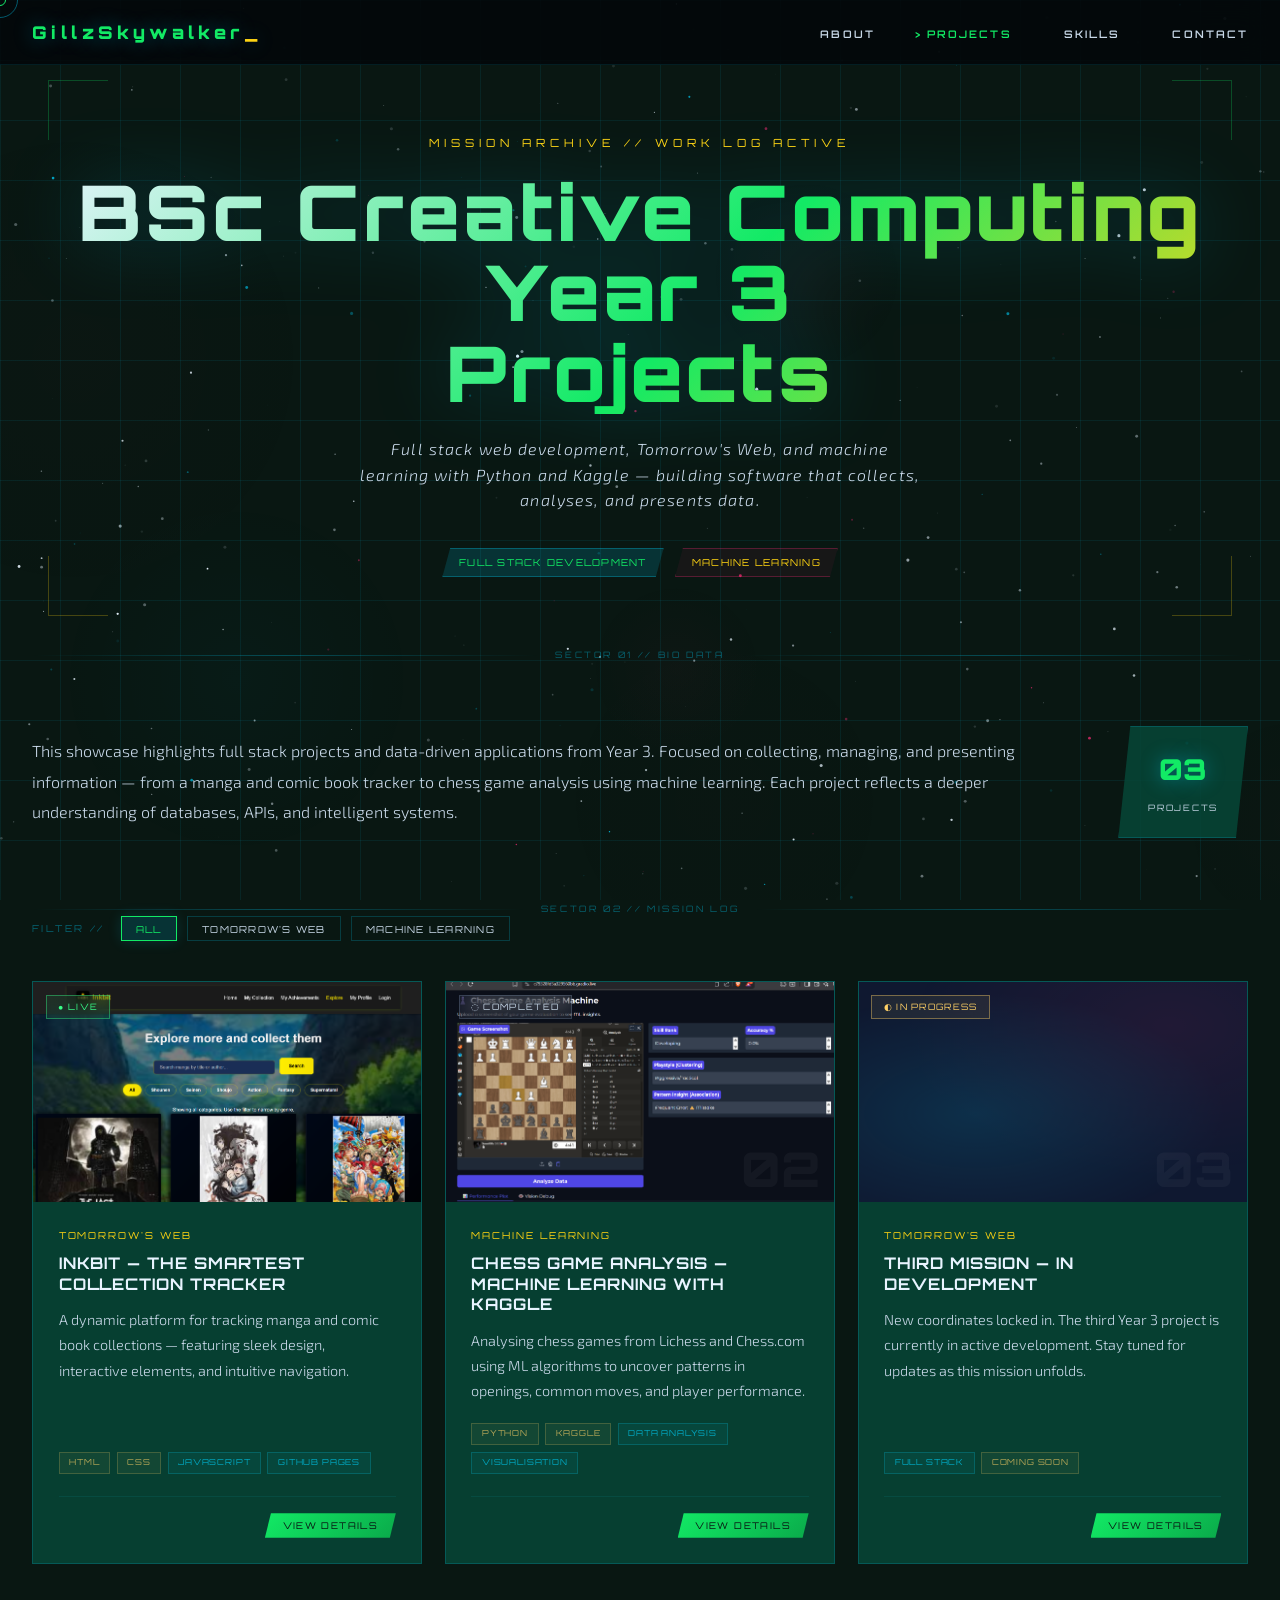
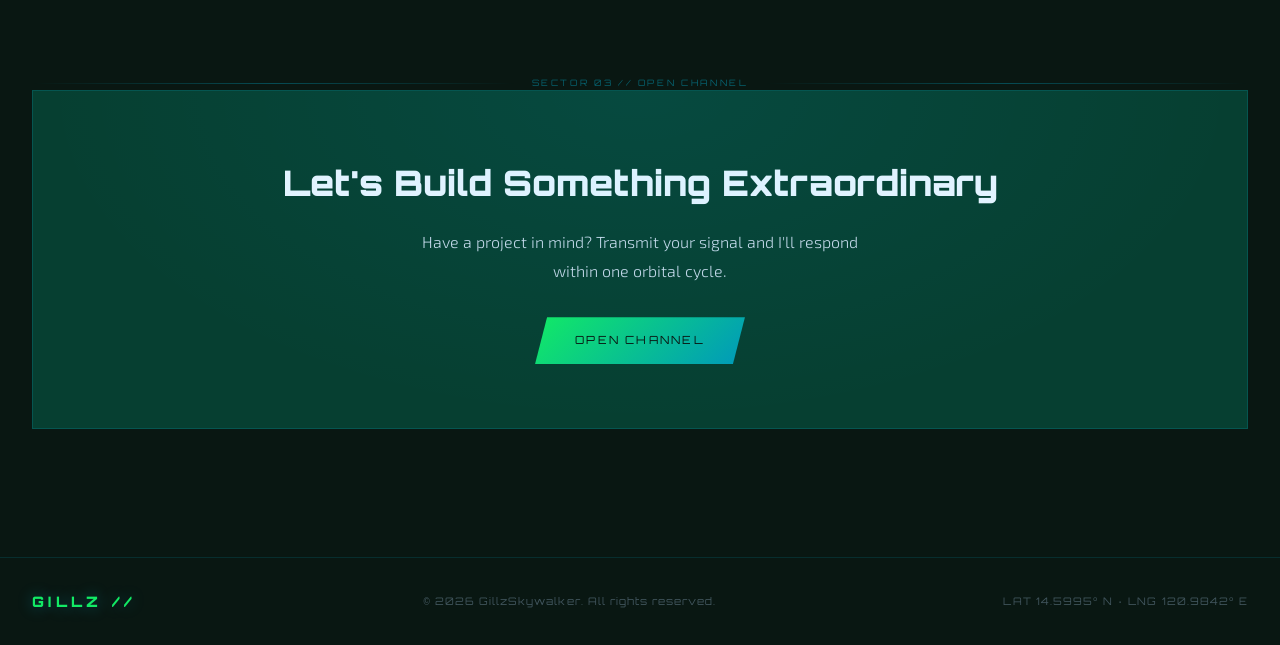
<file: project3.html>
<!DOCTYPE html>
<html lang="en">
<head>
  <meta charset="UTF-8">
  <meta name="viewport" content="width=device-width, initial-scale=1.0">
  <title>Year 3 Projects</title>
  <link href="https://fonts.googleapis.com/css2?family=Orbitron:wght@400;600;700;900&family=Exo+2:ital,wght@0,300;0,400;0,600;1,300&display=swap" rel="stylesheet">
  <style>
    :root {
      --void: #091712;
      --deep: #0f1830;
      --star-white: #e8f4ff;
      --cyan: #12ea65;
      --cyan-dim: rgba(0,212,255,0.15);
      --cyan-glow: rgba(0,212,255,0.4);
      --magenta: #ffd413;
      --mag-dim: rgba(255,45,118,0.058);
      --gold: #ffd166;
      --text-body: #c8d8e8;
      --grid-line: rgba(0,212,255,0.08);
      --card-bg: rgba(7,71,56,0.85);
    }
    *, *::before, *::after { margin:0; padding:0; box-sizing:border-box; }
    html { scroll-behavior:smooth; }

    body {
      font-family:'Exo 2', sans-serif;
      font-size:16px; line-height:1.6;
      background:var(--void);
      color:var(--star-white);
      overflow-x:hidden; cursor:none; min-height:100vh;
    }

    /* ── CURSOR ── */
    .cursor { width:12px; height:12px; border:1.5px solid var(--cyan); border-radius:50%; position:fixed; pointer-events:none; transform:translate(-50%,-50%); transition:width .2s,height .2s,background .2s; z-index:10000; mix-blend-mode:screen; }
    .cursor-ring { width:36px; height:36px; border:1px solid rgba(0,212,255,.4); border-radius:50%; position:fixed; pointer-events:none; transform:translate(-50%,-50%); transition:width .3s,height .3s; z-index:9999; }

    /* ── STARFIELD ── */
    #starfield { position:fixed; inset:0; width:100%; height:100%; z-index:0; pointer-events:none; }

    /* ── GRID ── */
    body::before { content:''; position:fixed; inset:0; background-image:linear-gradient(var(--grid-line) 1px,transparent 1px),linear-gradient(90deg,var(--grid-line) 1px,transparent 1px); background-size:60px 60px; z-index:1; pointer-events:none; }

    /* ── NAV ── */
    header { position:fixed; top:0; width:100%; z-index:1000; backdrop-filter:blur(18px); background:rgba(2,4,9,.75); border-bottom:1px solid rgba(0,212,255,.1); }
    .navbar { max-width:1300px; margin:0 auto; display:flex; align-items:center; justify-content:space-between; padding:0 2rem; height:64px; }
    .brand { font-family:'Orbitron',monospace; font-size:1.1rem; font-weight:900; letter-spacing:.25em; color:var(--cyan); text-shadow:0 0 20px var(--cyan-glow); text-decoration:none; }
    .brand::after { content:'_'; animation:blink 1s step-end infinite; color:var(--magenta); }
    @keyframes blink { 50%{opacity:0} }

    .nav-links { display:flex; list-style:none; gap:2.5rem; }
    .nav-links a { font-family:'Orbitron',monospace; font-size:.65rem; font-weight:600; letter-spacing:.2em; text-transform:uppercase; color:var(--text-body); text-decoration:none; transition:color .3s; }
    .nav-links a::before { content:'> '; color:var(--cyan); opacity:0; transition:opacity .2s; }
    .nav-links a:hover, .nav-links a.active { color:var(--cyan); }
    .nav-links a:hover::before, .nav-links a.active::before { opacity:1; }

    .nav-toggle { display:none; background:none; border:1px solid var(--cyan); color:var(--cyan); padding:.3rem .6rem; font-size:1.1rem; cursor:none; font-family:'Orbitron',monospace; }

    section, .section-wrap { position:relative; z-index:2; }

    /* ── HERO ── */
    .hero-section { min-height:72vh; display:flex; flex-direction:column; align-items:center; justify-content:center; text-align:center; padding:8rem 2rem 4rem; overflow:hidden; }
    .hero-eyebrow { font-family:'Orbitron',monospace; font-size:.7rem; letter-spacing:.45em; text-transform:uppercase; color:var(--magenta); margin-bottom:1.2rem; opacity:0; animation:fadeUp .8s .2s forwards; }
    .hero-title { font-family:'Orbitron',monospace; font-size:clamp(2.4rem,6vw,5.5rem); font-weight:900; letter-spacing:.04em; line-height:1.05; background:linear-gradient(135deg,var(--star-white) 0%,var(--cyan) 55%,var(--magenta) 100%); -webkit-background-clip:text; -webkit-text-fill-color:transparent; background-clip:text; filter:drop-shadow(0 0 40px rgba(0,212,255,.22)); opacity:0; animation:fadeUp .9s .4s forwards; }
    .hero-sub { margin-top:1.4rem; font-size:1rem; font-weight:300; font-style:italic; color:var(--text-body); letter-spacing:.07em; max-width:560px; opacity:0; animation:fadeUp .9s .6s forwards; }
    .hero-tags { display:flex; gap:.7rem; flex-wrap:wrap; justify-content:center; margin-top:2.2rem; opacity:0; animation:fadeUp .9s .8s forwards; }
    .tag { font-family:'Orbitron',monospace; font-size:.6rem; letter-spacing:.13em; text-transform:uppercase; padding:.38rem 1rem; border:1px solid rgba(0,212,255,.28); color:var(--cyan); background:var(--cyan-dim); clip-path:polygon(8px 0%,100% 0%,calc(100% - 8px) 100%,0% 100%); }
    .tag.mag { border-color:rgba(255,45,120,.28); color:var(--magenta); background:var(--mag-dim); }

    .hero-bracket { position:absolute; width:60px; height:60px; opacity:.25; pointer-events:none; }
    .hero-bracket-tl { top:5rem; left:3rem; border-top:1px solid var(--cyan); border-left:1px solid var(--cyan); }
    .hero-bracket-tr { top:5rem; right:3rem; border-top:1px solid var(--cyan); border-right:1px solid var(--cyan); }
    .hero-bracket-bl { bottom:2rem; left:3rem; border-bottom:1px solid var(--magenta); border-left:1px solid var(--magenta); }
    .hero-bracket-br { bottom:2rem; right:3rem; border-bottom:1px solid var(--magenta); border-right:1px solid var(--magenta); }

    @keyframes fadeUp { from{opacity:0;transform:translateY(28px)} to{opacity:1;transform:translateY(0)} }

    /* ── DIVIDER ── */
    .section-divider { display:flex; align-items:center; gap:1rem; max-width:1300px; margin:0 auto; padding:0 2rem; position:relative; z-index:2; }
    .section-divider::before, .section-divider::after { content:''; flex:1; height:1px; background:linear-gradient(90deg,transparent,rgba(0,212,255,.28),transparent); }
    .section-divider span { font-family:'Orbitron',monospace; font-size:.55rem; letter-spacing:.3em; text-transform:uppercase; color:rgba(0,212,255,.4); white-space:nowrap; }

    /* ── ABOUT STRIP ── */
    .about-strip { max-width:1300px; margin:0 auto; padding:4rem 2rem; display:flex; gap:3rem; align-items:center; flex-wrap:wrap; }
    .about-strip p { flex:1; min-width:280px; font-size:1rem; line-height:1.9; color:var(--text-body); font-weight:300; }
    .stat-row { display:flex; gap:2rem; flex-wrap:wrap; }
    .stat-box { background:var(--card-bg); border:1px solid rgba(0,212,255,.18); padding:1.2rem 1.8rem; text-align:center; clip-path:polygon(12px 0%,100% 0%,calc(100% - 12px) 100%,0% 100%); }
    .stat-num { font-family:'Orbitron',monospace; font-size:1.8rem; font-weight:900; color:var(--cyan); text-shadow:0 0 20px var(--cyan-glow); display:block; }
    .stat-label { font-family:'Orbitron',monospace; font-size:.55rem; letter-spacing:.2em; text-transform:uppercase; color:var(--text-body); margin-top:.2rem; }

    /* ── FILTER ── */
    .filter-wrap { max-width:1300px; margin:0 auto; padding:0 2rem 2.5rem; display:flex; gap:.6rem; flex-wrap:wrap; align-items:center; position:relative; z-index:2; }
    .filter-label { font-family:'Orbitron',monospace; font-size:.6rem; letter-spacing:.25em; text-transform:uppercase; color:rgba(0,212,255,.4); margin-right:.4rem; }
    .filter-btn { font-family:'Orbitron',monospace; font-size:.6rem; letter-spacing:.13em; text-transform:uppercase; padding:.35rem .9rem; border:1px solid rgba(0,212,255,.2); color:var(--text-body); background:transparent; cursor:none; transition:all .25s; }
    .filter-btn:hover, .filter-btn.active { border-color:var(--cyan); color:var(--cyan); background:var(--cyan-dim); box-shadow:0 0 14px rgba(0,212,255,.15); }

    /* ── PROJECT GRID ── */
    .projects-wrap { max-width:1300px; margin:0 auto; padding:0 2rem 7rem; position:relative; z-index:2; }
    .project-grid { display:grid; grid-template-columns:repeat(auto-fill,minmax(340px,1fr)); gap:1.4rem; }

    /* ── PROJECT CARD ── */
    .project-card { background:var(--card-bg); border:1px solid rgba(0,212,255,.18); position:relative; overflow:hidden; display:flex; flex-direction:column; transition:border-color .35s,transform .35s,box-shadow .35s; cursor:none; }
    .project-card::before { content:''; position:absolute; top:0; left:0; width:100%; height:2px; background:linear-gradient(90deg,var(--cyan),var(--magenta)); opacity:0; transition:opacity .35s; }
    .project-card:hover { border-color:rgba(0,212,255,.35); transform:translateY(-5px); box-shadow:0 20px 60px rgba(0,0,0,.4),0 0 40px rgba(0,212,255,.07); }
    .project-card:hover::before { opacity:1; }

    .card-visual { width:100%; height:220px; position:relative; overflow:hidden; background:var(--deep); display:flex; align-items:center; justify-content:center; }
    .card-visual-bg { position:absolute; inset:0; opacity:.5; transition:opacity .4s,transform .4s; }
    .project-card:hover .card-visual-bg { opacity:.8; transform:scale(1.04); }

    .vis-1 .card-visual-bg { background:radial-gradient(ellipse at 30% 60%,rgba(0,212,255,.25) 0%,transparent 65%),radial-gradient(ellipse at 80% 20%,rgba(255,45,120,.15) 0%,transparent 60%); }
    .vis-2 .card-visual-bg { background:radial-gradient(ellipse at 70% 50%,rgba(255,209,102,.2) 0%,transparent 60%),radial-gradient(ellipse at 20% 80%,rgba(0,212,255,.12) 0%,transparent 55%); }
    .vis-3 .card-visual-bg { background:radial-gradient(ellipse at 50% 30%,rgba(255,45,120,.25) 0%,transparent 60%),radial-gradient(ellipse at 80% 80%,rgba(0,212,255,.1) 0%,transparent 55%); }

    .card-visual img { width:100%; height:100%; object-fit:cover; transition:transform .4s; position:relative; z-index:1; }
    .project-card:hover .card-visual img { transform:scale(1.04); }

    .card-visual-num { position:absolute; bottom:.6rem; right:.8rem; font-family:'Orbitron',monospace; font-size:3rem; font-weight:900; color:rgba(255,255,255,.04); line-height:1; pointer-events:none; z-index:2; }

    .card-status { position:absolute; top:.8rem; left:.8rem; z-index:3; font-family:'Orbitron',monospace; font-size:.55rem; letter-spacing:.15em; text-transform:uppercase; padding:.25rem .7rem; border:1px solid; backdrop-filter:blur(8px); }
    .status-live   { color:#39ff88; border-color:rgba(57,255,136,.4); background:rgba(57,255,136,.08); }
    .status-wip    { color:var(--gold); border-color:rgba(255,209,102,.4); background:rgba(255,209,102,.08); }
    .status-concept{ color:var(--text-body); border-color:rgba(168,200,232,.2); background:rgba(168,200,232,.05); }

    .card-body { padding:1.6rem; flex:1; display:flex; flex-direction:column; }
    .card-category { font-family:'Orbitron',monospace; font-size:.6rem; letter-spacing:.2em; text-transform:uppercase; color:var(--magenta); margin-bottom:.6rem; }
    .card-title { font-family:'Orbitron',monospace; font-size:1rem; font-weight:700; letter-spacing:.06em; text-transform:uppercase; color:var(--star-white); margin-bottom:.8rem; line-height:1.3; }
    .card-desc { font-size:.9rem; color:var(--text-body); line-height:1.75; font-weight:300; flex:1; }

    .card-tech { display:flex; gap:.4rem; flex-wrap:wrap; margin-top:1.2rem; }
    .tech-chip { font-family:'Orbitron',monospace; font-size:.52rem; letter-spacing:.1em; text-transform:uppercase; padding:.22rem .6rem; border:1px solid rgba(0,212,255,.2); color:rgba(0,212,255,.7); background:rgba(0,212,255,.05); }
    .tech-chip.gold { border-color:rgba(255,209,102,.2); color:rgba(255,209,102,.7); background:rgba(255,209,102,.05); }

    .card-footer { display:flex; align-items:center; justify-content:flex-end; margin-top:1.4rem; padding-top:1rem; border-top:1px solid rgba(0,212,255,.08); }

    /* ── VIEW DETAILS BTN ── */
    .btn-view-details { font-family:'Orbitron',monospace; font-size:.58rem; letter-spacing:.15em; text-transform:uppercase; color:var(--void); background:linear-gradient(135deg,var(--cyan),#0aaa4a); padding:.42rem 1.1rem; border:none; cursor:none; clip-path:polygon(6px 0%,100% 0%,calc(100% - 6px) 100%,0% 100%); transition:filter .2s,transform .2s; box-shadow:0 0 18px rgba(18,234,101,.25); }
    .btn-view-details:hover { filter:brightness(1.2); transform:translateY(-1px); box-shadow:0 0 28px rgba(18,234,101,.4); }

    /* ── CTA ── */
    .cta-section { max-width:1300px; margin:0 auto; padding:0 2rem 8rem; position:relative; z-index:2; text-align:center; }
    .cta-box { border:1px solid rgba(0,212,255,.15); padding:4rem 2rem; background:var(--card-bg); position:relative; overflow:hidden; }
    .cta-box::before { content:''; position:absolute; inset:0; background:radial-gradient(ellipse at 50% 0%,rgba(0,212,255,.07) 0%,transparent 70%); pointer-events:none; }
    .cta-box h2 { font-family:'Orbitron',monospace; font-size:clamp(1.4rem,3vw,2.2rem); font-weight:900; color:var(--star-white); margin-bottom:1rem; }
    .cta-box p { font-size:1rem; color:var(--text-body); font-weight:300; line-height:1.8; max-width:480px; margin:0 auto 2rem; }
    .btn-primary { font-family:'Orbitron',monospace; font-size:.7rem; letter-spacing:.2em; text-transform:uppercase; color:var(--void); background:linear-gradient(135deg,var(--cyan),#0099bb); padding:.9rem 2.5rem; display:inline-block; clip-path:polygon(12px 0%,100% 0%,calc(100% - 12px) 100%,0% 100%); transition:filter .3s,transform .3s; box-shadow:0 0 30px rgba(0,212,255,.28); text-decoration:none; }
    .btn-primary:hover { filter:brightness(1.2); transform:translateY(-2px); box-shadow:0 0 50px rgba(0,212,255,.45); }

    /* ── FOOTER ── */
    footer { position:relative; z-index:2; border-top:1px solid rgba(0,212,255,.12); padding:2rem; }
    .footer-inner { max-width:1300px; margin:0 auto; display:flex; justify-content:space-between; align-items:center; flex-wrap:wrap; gap:1rem; }
    .footer-brand { font-family:'Orbitron',monospace; font-size:.9rem; font-weight:900; letter-spacing:.3em; color:var(--cyan); text-shadow:0 0 15px var(--cyan-glow); }
    .footer-copy, .footer-coords { font-family:'Orbitron',monospace; letter-spacing:.1em; font-size:.65rem; color:rgba(168,200,232,.35); }

    /* ════════════════════════════════
       MODAL SYSTEM
    ════════════════════════════════ */
    .modal-backdrop { position:fixed; inset:0; z-index:5000; background:rgba(4,12,8,.85); backdrop-filter:blur(14px) saturate(0.6); display:flex; align-items:center; justify-content:center; padding:1.5rem; opacity:0; pointer-events:none; transition:opacity .35s ease; }
    .modal-backdrop.open { opacity:1; pointer-events:auto; }

    .modal { position:relative; max-width:800px; width:100%; max-height:90vh; overflow-y:auto; background:linear-gradient(145deg,rgba(7,40,28,.97) 0%,rgba(9,23,18,.99) 100%); border:1px solid rgba(18,234,101,.25); box-shadow:0 0 0 1px rgba(18,234,101,.06),0 30px 80px rgba(0,0,0,.7),0 0 60px rgba(18,234,101,.08),inset 0 1px 0 rgba(18,234,101,.12); transform:translateY(32px) scale(0.97); transition:transform .4s cubic-bezier(.16,1,.3,1),opacity .35s ease; opacity:0; }
    .modal-backdrop.open .modal { transform:translateY(0) scale(1); opacity:1; }
    .modal::-webkit-scrollbar { width:4px; }
    .modal::-webkit-scrollbar-track { background:transparent; }
    .modal::-webkit-scrollbar-thumb { background:rgba(18,234,101,.3); border-radius:2px; }

    .modal::before,.modal::after { content:''; position:absolute; width:24px; height:24px; pointer-events:none; z-index:1; }
    .modal::before { top:0; left:0; border-top:1px solid var(--cyan); border-left:1px solid var(--cyan); }
    .modal::after { bottom:0; right:0; border-bottom:1px solid var(--magenta); border-right:1px solid var(--magenta); }

    .modal-scanline { position:absolute; top:0; left:0; right:0; height:1px; background:linear-gradient(90deg,transparent,rgba(18,234,101,.5),transparent); animation:scanDown 3s ease-in-out infinite; pointer-events:none; z-index:2; }
    @keyframes scanDown { 0%{top:0;opacity:1} 80%{top:100%;opacity:.4} 100%{top:100%;opacity:0} }

    .modal-topbar { height:2px; background:linear-gradient(90deg,var(--cyan),var(--magenta),var(--cyan)); background-size:200% 100%; animation:shimmer 3s linear infinite; }
    @keyframes shimmer { to{background-position:-200% 0} }

    .modal-hero { position:relative; height:220px; overflow:hidden; background:var(--deep); }
    .modal-hero img { width:100%; height:100%; object-fit:cover; opacity:.88; }
    .modal-hero-overlay { position:absolute; inset:0; background:linear-gradient(to bottom,transparent 40%,rgba(7,40,28,.95) 100%); }
    .modal-hero-num { position:absolute; bottom:.8rem; right:1rem; font-family:'Orbitron',monospace; font-size:5rem; font-weight:900; color:rgba(255,255,255,.04); line-height:1; pointer-events:none; }

    .modal-inner { padding:2rem 2.4rem 2.4rem; }
    .modal-meta { display:flex; align-items:center; gap:1rem; margin-bottom:1.2rem; flex-wrap:wrap; }
    .modal-category { font-family:'Orbitron',monospace; font-size:.6rem; letter-spacing:.2em; text-transform:uppercase; color:var(--magenta); }
    .modal-divider-line { width:1px; height:14px; background:rgba(0,212,255,.2); }

    .modal-title { font-family:'Orbitron',monospace; font-size:clamp(1.1rem,3vw,1.7rem); font-weight:900; letter-spacing:.06em; text-transform:uppercase; color:var(--star-white); margin-bottom:1.4rem; line-height:1.2; }
    .modal-title span { color:var(--cyan); text-shadow:0 0 20px rgba(18,234,101,.4); }

    .modal-body-text { font-size:1rem; color:var(--text-body); line-height:1.85; font-weight:300; margin-bottom:1.8rem; }

    .modal-info-grid { display:grid; grid-template-columns:repeat(auto-fit,minmax(150px,1fr)); gap:1px; background:rgba(18,234,101,.08); border:1px solid rgba(18,234,101,.1); margin-bottom:1.8rem; }
    .modal-info-cell { padding:.9rem 1.2rem; background:rgba(7,40,28,.6); }
    .modal-info-label { font-family:'Orbitron',monospace; font-size:.5rem; letter-spacing:.2em; text-transform:uppercase; color:rgba(0,212,255,.45); margin-bottom:.35rem; }
    .modal-info-val { font-family:'Orbitron',monospace; font-size:.75rem; letter-spacing:.05em; color:var(--star-white); font-weight:600; }

    .modal-tech-heading { font-family:'Orbitron',monospace; font-size:.55rem; letter-spacing:.25em; text-transform:uppercase; color:rgba(0,212,255,.45); margin-bottom:.8rem; }
    .modal-tech-list { display:flex; gap:.5rem; flex-wrap:wrap; }

    .modal-close { position:absolute; top:1rem; right:1rem; z-index:10; width:34px; height:34px; background:rgba(9,23,18,.8); border:1px solid rgba(18,234,101,.25); color:var(--text-body); font-size:.9rem; cursor:none; display:flex; align-items:center; justify-content:center; transition:all .2s; }
    .modal-close:hover { border-color:rgba(255,45,120,.5); color:var(--magenta); background:rgba(255,45,120,.08); box-shadow:0 0 16px rgba(255,45,120,.2); }
    .modal-close-hint { position:absolute; bottom:-.3rem; right:0; font-family:'Orbitron',monospace; font-size:.38rem; letter-spacing:.1em; color:rgba(168,200,232,.25); white-space:nowrap; }

    /* ── RESPONSIVE ── */
    @media (max-width:768px) {
      .nav-toggle { display:block; }
      .nav-links { display:none; position:absolute; top:64px; left:0; right:0; background:rgba(2,4,9,.97); border-bottom:1px solid rgba(0,212,255,.1); flex-direction:column; align-items:center; gap:0; padding:1.5rem 0; }
      .nav-links.open { display:flex; }
      .nav-links li { width:100%; text-align:center; padding:.8rem 0; }
      .project-grid { grid-template-columns:1fr; }
      .footer-inner { flex-direction:column; text-align:center; }
      .hero-bracket { display:none; }
      .modal-inner { padding:1.4rem 1.6rem 1.8rem; }
      .modal-hero { height:160px; }
    }
  </style>
</head>
<body>

<div class="cursor" id="cursor"></div>
<div class="cursor-ring" id="cursorRing"></div>
<canvas id="starfield"></canvas>

<!-- NAV -->
<header>
  <nav class="navbar">
    <a href="index.html" class="brand">GillzSkywalker</a>
    <button class="nav-toggle" id="navToggle">&#9776;</button>
    <ul class="nav-links" id="navLinks">
      <li><a href="index.html#about">About</a></li>
      <li><a href="#projects" class="active">Projects</a></li>
      <li><a href="index.html#skills">Skills</a></li>
      <li><a href="index.html#contact">Contact</a></li>
    </ul>
  </nav>
</header>

<main>

  <!-- HERO -->
  <section id="hero" class="hero-section">
    <div class="hero-bracket hero-bracket-tl"></div>
    <div class="hero-bracket hero-bracket-tr"></div>
    <div class="hero-bracket hero-bracket-bl"></div>
    <div class="hero-bracket hero-bracket-br"></div>
    <p class="hero-eyebrow">Mission Archive // Work Log Active</p>
    <h1 class="hero-title">BSc Creative Computing Year 3<br>Projects</h1>
    <p class="hero-sub">Full stack web development, Tomorrow's Web, and machine learning with Python and Kaggle — building software that collects, analyses, and presents data.</p>
    <div class="hero-tags">
      <span class="tag">Full Stack Development</span>
      <span class="tag mag">Machine Learning</span>
    </div>
  </section>

  <div class="section-divider"><span>Sector 01 // Bio Data</span></div>

  <div class="section-wrap about-strip">
    <p>
      This showcase highlights full stack projects and data-driven applications from Year 3. Focused on collecting, managing, and presenting information — from a manga and comic book tracker to chess game analysis using machine learning. Each project reflects a deeper understanding of databases, APIs, and intelligent systems.
    </p>
    <div class="stat-row">
      <div class="stat-box">
        <span class="stat-num">03</span>
        <span class="stat-label">Projects</span>
      </div>
    </div>
  </div>

  <div class="section-divider"><span>Sector 02 // Mission Log</span></div>

  <div id="projects" class="section-wrap filter-wrap">
    <span class="filter-label">Filter //</span>
    <button class="filter-btn active" data-filter="all">All</button>
    <button class="filter-btn" data-filter="web">Tomorrow's Web</button>
    <button class="filter-btn" data-filter="ml">Machine Learning</button>
  </div>

  <div class="projects-wrap">
    <div class="project-grid" id="projectGrid">

      <!-- CARD 1: InkBit -->
      <div class="project-card vis-2" data-cat="web" data-modal="modal-1">
        <div class="card-visual">
          <div class="card-visual-bg"></div>
          <img src="tomorrow'sweb.png" alt="InkBit Manga Tracker">
          <div class="card-visual-num">01</div>
          <span class="card-status status-live">● Live</span>
        </div>
        <div class="card-body">
          <span class="card-category">Tomorrow's Web</span>
          <h3 class="card-title">InkBit — The Smartest Collection Tracker</h3>
          <p class="card-desc">A dynamic platform for tracking manga and comic book collections — featuring sleek design, interactive elements, and intuitive navigation.</p>
          <div class="card-tech">
            <span class="tech-chip gold">HTML</span>
            <span class="tech-chip gold">CSS</span>
            <span class="tech-chip">JavaScript</span>
            <span class="tech-chip">GitHub Pages</span>
          </div>
          <div class="card-footer">
            <button class="btn-view-details" onclick="openModal('modal-1')">View Details</button>
          </div>
        </div>
      </div>

      <!-- CARD 2: Chess ML -->
      <div class="project-card vis-3" data-cat="ml" data-modal="modal-2">
        <div class="card-visual">
          <div class="card-visual-bg"></div>
          <img src="machinelearning.png" alt="Chess Game Analysis ML">
          <div class="card-visual-num">02</div>
          <span class="card-status status-concept">◌ Completed</span>
        </div>
        <div class="card-body">
          <span class="card-category">Machine Learning</span>
          <h3 class="card-title">Chess Game Analysis — Machine Learning with Kaggle</h3>
          <p class="card-desc">Analysing chess games from Lichess and Chess.com using ML algorithms to uncover patterns in openings, common moves, and player performance.</p>
          <div class="card-tech">
            <span class="tech-chip gold">Python</span>
            <span class="tech-chip gold">Kaggle</span>
            <span class="tech-chip">Data Analysis</span>
            <span class="tech-chip">Visualisation</span>
          </div>
          <div class="card-footer">
            <button class="btn-view-details" onclick="openModal('modal-2')">View Details</button>
          </div>
        </div>
      </div>

      <!-- CARD 3: Coming Soon placeholder -->
      <div class="project-card vis-1" data-cat="web" data-modal="modal-3">
        <div class="card-visual">
          <div class="card-visual-bg"></div>
          <div class="card-visual-num">03</div>
          <span class="card-status status-wip">◐ In Progress</span>
        </div>
        <div class="card-body">
          <span class="card-category">Tomorrow's Web</span>
          <h3 class="card-title">Third Mission — In Development</h3>
          <p class="card-desc">New coordinates locked in. The third Year 3 project is currently in active development. Stay tuned for updates as this mission unfolds.</p>
          <div class="card-tech">
            <span class="tech-chip">Full Stack</span>
            <span class="tech-chip gold">Coming Soon</span>
          </div>
          <div class="card-footer">
            <button class="btn-view-details" onclick="openModal('modal-3')">View Details</button>
          </div>
        </div>
      </div>

    </div>
  </div>

  <!-- CTA -->
  <div class="section-divider"><span>Sector 03 // Open Channel</span></div>
  <section class="cta-section">
    <div class="cta-box">
      <h2>Let's Build Something Extraordinary</h2>
      <p>Have a project in mind? Transmit your signal and I'll respond within one orbital cycle.</p>
      <a href="index.html#contact" class="btn-primary">Open Channel</a>
    </div>
  </section>

</main>

<footer>
  <div class="footer-inner">
    <div class="footer-brand">GILLZ //</div>
    <div class="footer-copy">&copy; 2026 GillzSkywalker. All rights reserved.</div>
    <div class="footer-coords">LAT 14.5995° N · LNG 120.9842° E</div>
  </div>
</footer>


<!-- ════════════════════════════════
     MODALS
════════════════════════════════ -->

<!-- MODAL 1: InkBit -->
<div class="modal-backdrop" id="modal-1">
  <div class="modal">
    <div class="modal-scanline"></div>
    <div class="modal-topbar"></div>
    <button class="modal-close" onclick="closeModal('modal-1')">✕<span class="modal-close-hint">ESC</span></button>
    <div class="modal-hero">
      <img src="tomorrow'sweb.png" alt="InkBit Manga Tracker">
      <div class="modal-hero-overlay"></div>
      <div class="modal-hero-num">01</div>
    </div>
    <div class="modal-inner">
      <div class="modal-meta">
        <span class="modal-category">Tomorrow's Web</span>
        <div class="modal-divider-line"></div>
        <span class="card-status status-live" style="position:static;">● Live</span>
      </div>
      <h2 class="modal-title">InkBit —<br><span>The Smartest Collection Tracker</span></h2>
      <p class="modal-body-text">
        InkBit is a dynamic, interactive platform built for manga and comic book enthusiasts to track their collections, discover new series, and connect with fellow readers. The website features a modern, visually appealing design with intuitive navigation.
        <br><br>
        Built with HTML, CSS, and JavaScript and hosted on GitHub Pages, the project demonstrates full front-end development skills — responsive layout, interactive elements, and a clean user experience designed around a real-world use case.
      </p>
      <div class="modal-info-grid">
        <div class="modal-info-cell"><div class="modal-info-label">Module</div><div class="modal-info-val">Tomorrow's Web</div></div>
        <div class="modal-info-cell"><div class="modal-info-label">Year</div><div class="modal-info-val">Year 3</div></div>
        <div class="modal-info-cell"><div class="modal-info-label">Hosting</div><div class="modal-info-val">GitHub Pages</div></div>
        <div class="modal-info-cell"><div class="modal-info-label">Status</div><div class="modal-info-val" style="color:#39ff88;">Live</div></div>
      </div>
      <div class="modal-tech-heading">Tools & Tech //</div>
      <div class="modal-tech-list">
        <span class="tech-chip gold">HTML</span>
        <span class="tech-chip gold">CSS</span>
        <span class="tech-chip">JavaScript</span>
        <span class="tech-chip">GitHub Pages</span>
        <span class="tech-chip">Responsive Design</span>
        <span class="tech-chip">UI / UX</span>
      </div>
    </div>
  </div>
</div>

<!-- MODAL 2: Chess ML -->
<div class="modal-backdrop" id="modal-2">
  <div class="modal">
    <div class="modal-scanline"></div>
    <div class="modal-topbar"></div>
    <button class="modal-close" onclick="closeModal('modal-2')">✕<span class="modal-close-hint">ESC</span></button>
    <div class="modal-hero">
      <img src="machinelearning.png" alt="Chess Game Analysis">
      <div class="modal-hero-overlay"></div>
      <div class="modal-hero-num">02</div>
    </div>
    <div class="modal-inner">
      <div class="modal-meta">
        <span class="modal-category">Machine Learning</span>
        <div class="modal-divider-line"></div>
        <span class="card-status status-concept" style="position:static;">◌ Completed</span>
      </div>
      <h2 class="modal-title">Chess Game Analysis —<br><span>Machine Learning with Kaggle</span></h2>
      <p class="modal-body-text">
        This project analyses chess games sourced from Lichess and Chess.com using machine learning techniques on the Kaggle platform. The goal is to identify patterns in gameplay — covering opening strategies, common move sequences, and player performance metrics.
        <br><br>
        Multiple ML algorithms were applied to the dataset to extract insights, alongside rich visualisations to make the findings accessible and understandable. A great opportunity to combine a love of chess with data science.
      </p>
      <div class="modal-info-grid">
        <div class="modal-info-cell"><div class="modal-info-label">Module</div><div class="modal-info-val">Machine Learning</div></div>
        <div class="modal-info-cell"><div class="modal-info-label">Year</div><div class="modal-info-val">Year 3</div></div>
        <div class="modal-info-cell"><div class="modal-info-label">Platform</div><div class="modal-info-val">Kaggle</div></div>
        <div class="modal-info-cell"><div class="modal-info-label">Status</div><div class="modal-info-val" style="color:rgba(168,200,232,.5);">Completed</div></div>
      </div>
      <div class="modal-tech-heading">Tools & Tech //</div>
      <div class="modal-tech-list">
        <span class="tech-chip gold">Python</span>
        <span class="tech-chip gold">Kaggle</span>
        <span class="tech-chip">Data Analysis</span>
        <span class="tech-chip">ML Algorithms</span>
        <span class="tech-chip">Visualisation</span>
        <span class="tech-chip">Chess.com API</span>
      </div>
    </div>
  </div>
</div>

<!-- MODAL 3: Coming Soon -->
<div class="modal-backdrop" id="modal-3">
  <div class="modal">
    <div class="modal-scanline"></div>
    <div class="modal-topbar"></div>
    <button class="modal-close" onclick="closeModal('modal-3')">✕<span class="modal-close-hint">ESC</span></button>
    <div class="modal-hero" style="background:radial-gradient(ellipse at 50% 50%,rgba(0,212,255,.15) 0%,transparent 70%);">
      <div class="modal-hero-overlay"></div>
      <div class="modal-hero-num">03</div>
    </div>
    <div class="modal-inner">
      <div class="modal-meta">
        <span class="modal-category">Tomorrow's Web</span>
        <div class="modal-divider-line"></div>
        <span class="card-status status-wip" style="position:static;">◐ In Progress</span>
      </div>
 
      <div class="modal-tech-list">
        <span class="tech-chip">Full Stack</span>
        <span class="tech-chip gold">Coming Soon</span>
      </div>
    </div>
  </div>
</div>


<script>
  /* ── CURSOR ── */
  const cursor=document.getElementById('cursor'),cursorRing=document.getElementById('cursorRing');
  let mx=0,my=0,rx=0,ry=0;
  document.addEventListener('mousemove',e=>{mx=e.clientX;my=e.clientY;cursor.style.left=mx+'px';cursor.style.top=my+'px';});
  (function tick(){rx+=(mx-rx)*.13;ry+=(my-ry)*.13;cursorRing.style.left=rx+'px';cursorRing.style.top=ry+'px';requestAnimationFrame(tick);})();
  document.querySelectorAll('a,button,.filter-btn').forEach(el=>{
    el.addEventListener('mouseenter',()=>{cursor.style.width='6px';cursor.style.height='6px';cursor.style.background='var(--cyan)';cursorRing.style.width='52px';cursorRing.style.height='52px';});
    el.addEventListener('mouseleave',()=>{cursor.style.width='12px';cursor.style.height='12px';cursor.style.background='transparent';cursorRing.style.width='36px';cursorRing.style.height='36px';});
  });

  /* ── STARFIELD ── */
  const canvas=document.getElementById('starfield'),ctx=canvas.getContext('2d');
  let stars=[];
  function resize(){canvas.width=window.innerWidth;canvas.height=window.innerHeight;}
  resize();window.addEventListener('resize',()=>{resize();initStars();});
  function initStars(){stars=[];for(let i=0;i<280;i++)stars.push({x:Math.random()*canvas.width,y:Math.random()*canvas.height,r:Math.random()*1.4+.2,alpha:Math.random()*.8+.2,speed:Math.random()*.012+.004,twinkle:Math.random()*Math.PI*2,twinkleSpeed:Math.random()*.02+.005,color:Math.random()>.85?'#00d4ff':Math.random()>.9?'#ff2d78':'#e8f4ff'});}
  initStars();
  const nebulas=Array.from({length:6},()=>({x:Math.random()*1400,y:Math.random()*900,r:Math.random()*220+80,color:Math.random()>.5?'rgba(0,212,255,':'rgba(255,45,120,',alpha:Math.random()*.025+.008}));
  (function frame(){ctx.clearRect(0,0,canvas.width,canvas.height);nebulas.forEach(n=>{const g=ctx.createRadialGradient(n.x,n.y,0,n.x,n.y,n.r);g.addColorStop(0,n.color+n.alpha+')');g.addColorStop(1,n.color+'0)');ctx.fillStyle=g;ctx.beginPath();ctx.arc(n.x,n.y,n.r,0,Math.PI*2);ctx.fill();});stars.forEach(s=>{s.twinkle+=s.twinkleSpeed;ctx.globalAlpha=s.alpha*(0.6+0.4*Math.sin(s.twinkle));ctx.fillStyle=s.color;ctx.beginPath();ctx.arc(s.x,s.y,s.r,0,Math.PI*2);ctx.fill();s.y+=s.speed;if(s.y>canvas.height){s.y=0;s.x=Math.random()*canvas.width;}});ctx.globalAlpha=1;requestAnimationFrame(frame);})();

  /* ── NAV ── */
  document.getElementById('navToggle').addEventListener('click',()=>document.getElementById('navLinks').classList.toggle('open'));
  document.querySelectorAll('.nav-links a').forEach(a=>a.addEventListener('click',()=>document.getElementById('navLinks').classList.remove('open')));

  /* ── FILTER ── */
  const filterBtns=document.querySelectorAll('.filter-btn'),cards=document.querySelectorAll('.project-card');
  filterBtns.forEach(btn=>{
    btn.addEventListener('click',()=>{
      filterBtns.forEach(b=>b.classList.remove('active'));btn.classList.add('active');
      const f=btn.dataset.filter;
      cards.forEach(c=>{const match=f==='all'||c.dataset.cat===f;c.style.transition='opacity .35s,transform .35s';c.style.opacity=match?'1':'0.2';c.style.transform=match?'scale(1)':'scale(0.97)';c.style.pointerEvents=match?'auto':'none';});
    });
  });

  /* ── SCROLL REVEAL ── */
  const revealObs=new IntersectionObserver(entries=>{entries.forEach(e=>{if(e.isIntersecting){e.target.style.opacity='1';e.target.style.transform='translateY(0)';}});},{threshold:.1});
  cards.forEach((c,i)=>{c.style.opacity='0';c.style.transform='translateY(32px)';c.style.transition=`opacity .6s ${i*.08}s ease,transform .6s ${i*.08}s ease,border-color .35s,box-shadow .35s`;revealObs.observe(c);});

  /* ── MODAL SYSTEM ── */
  function openModal(id){const b=document.getElementById(id);if(!b)return;b.classList.add('open');document.body.style.overflow='hidden';const m=b.querySelector('.modal');if(m)m.scrollTop=0;const cl=b.querySelector('.modal-close');if(cl)setTimeout(()=>cl.focus(),50);}
  function closeModal(id){const b=document.getElementById(id);if(!b)return;b.classList.remove('open');document.body.style.overflow='';}
  document.querySelectorAll('.modal-backdrop').forEach(b=>b.addEventListener('click',e=>{if(e.target===b)closeModal(b.id);}));
  document.addEventListener('keydown',e=>{if(e.key==='Escape')document.querySelectorAll('.modal-backdrop.open').forEach(b=>closeModal(b.id));});
  document.querySelectorAll('.project-card[data-modal]').forEach(card=>{
    card.addEventListener('click',e=>{if(e.target.closest('.btn-view-details')||e.target.closest('.modal-close'))return;openModal(card.dataset.modal);});
  });
</script>
</body>
</html>
</file>
